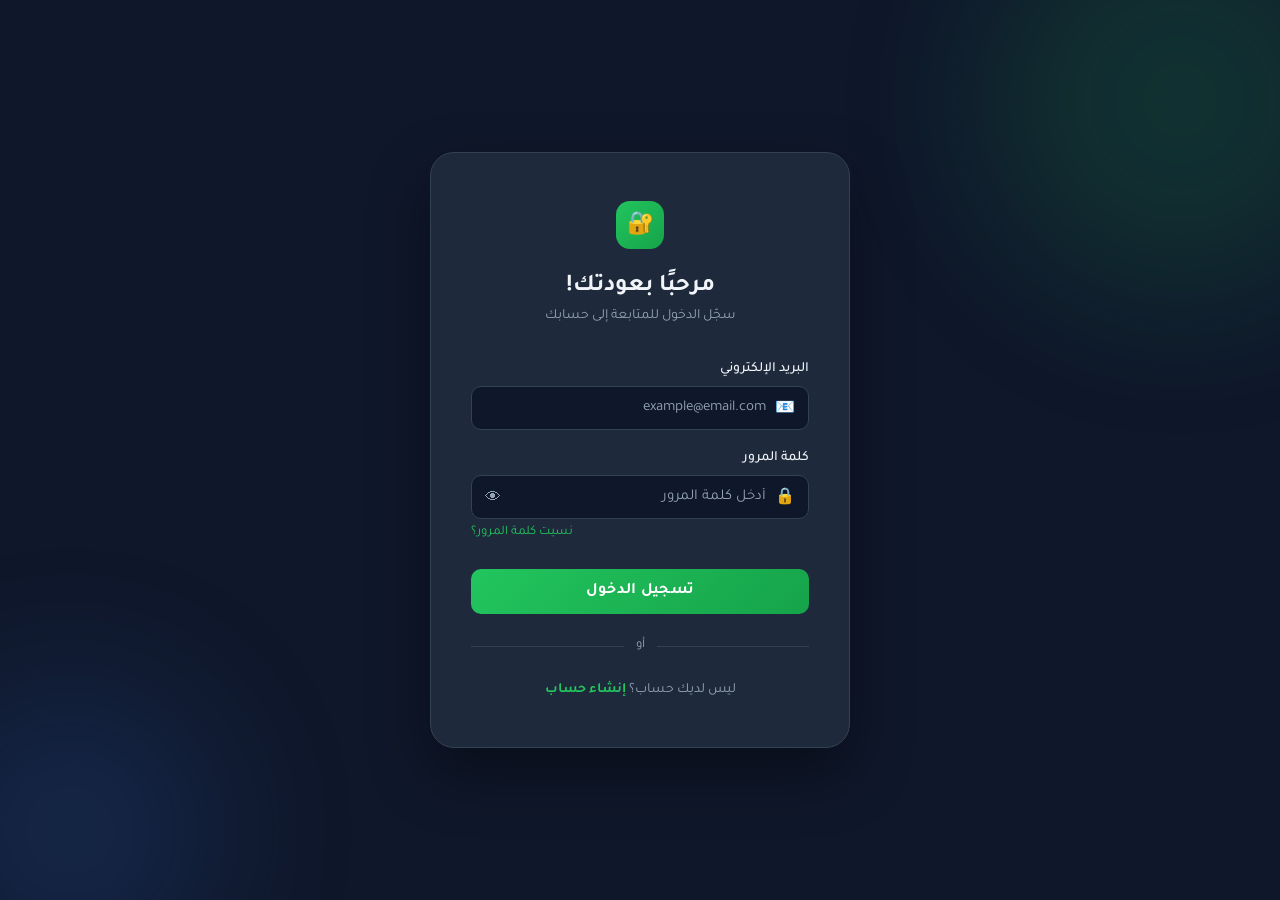
<file: index.html>
<!DOCTYPE html>
<html lang="ar" dir="rtl">
<head>
    <meta charset="UTF-8">
    <meta name="viewport" content="width=device-width, initial-scale=1.0">
    <title>تسجيل الدخول</title>
    <link href="https://fonts.googleapis.com/css2?family=Tajawal:wght@300;400;500;700&display=swap" rel="stylesheet">
    <link rel="stylesheet" href="index.css">
    <style>
        .error-msg {
            background: rgba(239,68,68,0.1); border:1px solid rgba(239,68,68,0.3);
            border-radius:10px; padding:10px 14px;
            font-size:13px; color:#f87171;
            display:none; align-items:center; gap:8px;
            margin-bottom: 16px;
        }
        .error-msg.show { display:flex; }
    </style>
</head>
<body>

<div class="card">
    <div class="logo">🔐</div>
    <h2>مرحبًا بعودتك!</h2>
    <p class="subtitle">سجّل الدخول للمتابعة إلى حسابك</p>

    <div class="error-msg" id="error-msg">
        <span>⚠️</span><span id="error-text"></span>
    </div>

    <div class="field">
        <label for="login-email">البريد الإلكتروني</label>
        <div class="input-wrapper">
            <span class="input-icon">📧</span>
            <input type="email" id="login-email" placeholder="example@email.com" required>
        </div>
    </div>

    <div class="field">
        <label for="login-pass">كلمة المرور</label>
        <div class="input-wrapper">
            <span class="input-icon">🔒</span>
            <input type="password" id="login-pass" placeholder="أدخل كلمة المرور" required>
            <button type="button" class="toggle-password" onclick="togglePass()">👁</button>
        </div>
        <a href="forgot-password.html" class="forgot">نسيت كلمة المرور؟</a>
    </div>

    <button class="btn-primary" onclick="handleLogin()">تسجيل الدخول</button>

    <div class="divider">أو</div>

    <p class="register-link">ليس لديك حساب؟ <a href="register.html">إنشاء حساب</a></p>
</div>

<script src="db.js"></script>
<script>
    // Redirect if already logged in
    if (DB.isLoggedIn()) window.location.href = 'home.html';

    function togglePass() {
        const input = document.getElementById('login-pass');
        const btn   = document.querySelector('.toggle-password');
        input.type  = input.type === 'password' ? 'text' : 'password';
        btn.textContent = input.type === 'password' ? '👁' : '🙈';
    }

    function showError(msg) {
        const el = document.getElementById('error-msg');
        document.getElementById('error-text').textContent = msg;
        el.classList.add('show');
        setTimeout(() => el.classList.remove('show'), 4000);
    }

    function handleLogin() {
        const email    = document.getElementById('login-email').value.trim();
        const password = document.getElementById('login-pass').value;

        if (!email || !password) { showError('يرجى ملء جميع الحقول'); return; }

        const result = DB.login(email, password);
        if (!result.success) { showError(result.error); return; }

        // Apply saved dark mode preference
        if (DB.getDarkMode()) document.body.classList.add('dark');

        window.location.href = 'home.html';
    }

    // Allow Enter key
    document.addEventListener('keydown', e => {
        if (e.key === 'Enter') handleLogin();
    });
</script>
</body>
</html>
</file>
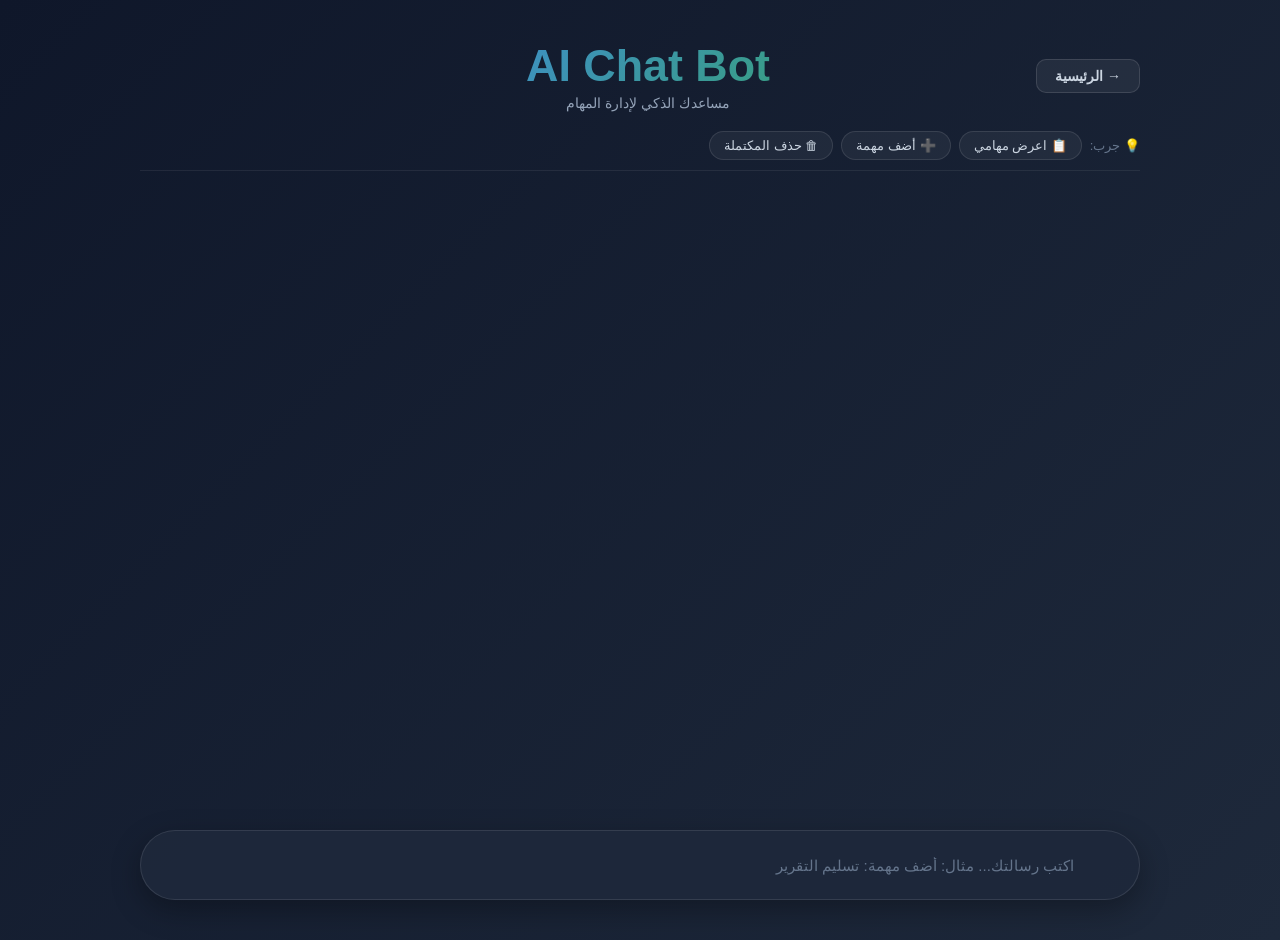
<file: chatbot.html>
<!DOCTYPE html>
<html lang="ar" dir="rtl">
<head>
    <meta charset="UTF-8">
    <meta name="viewport" content="width=device-width, initial-scale=1.0">
    <title>AI Chat Bot</title>

    <link rel="stylesheet" href="chatbot.css">
    <link rel="stylesheet" href="https://fonts.googleapis.com/css2?family=Material+Symbols+Outlined:opsz,wght,FILL,GRAD@24,400,0,0" />
    <link rel="shortcut icon" href="images/gemini.svg" type="image/x-icon">
</head>
<body>
    <section>
        <div class="container">

            <!-- زر الرجوع -->
            <div class="top-bar">
                <a href="home.html" class="btn-back">
                    &#8594; الرئيسية
                </a>
                <div class="header-center">
                    <h1>AI Chat Bot</h1>
                    <p>مساعدك الذكي لإدارة المهام</p>
                </div>
                <div style="width:120px;"></div><!-- spacer -->
            </div>

            <!-- أوامر سريعة -->
            <div class="quick-cmds">
                <span class="quick-label">💡 جرب:</span>
                <button class="quick-btn" onclick="sendQuick('اعرض مهامي')">📋 اعرض مهامي</button>
                <button class="quick-btn" onclick="sendQuick('أضف مهمة: تسليم التقرير')">➕ أضف مهمة</button>
                <button class="quick-btn" onclick="sendQuick('احذف المهام المكتملة')">🗑 حذف المكتملة</button>
            </div>

            <!-- قائمة الشات -->
            <div class="chat_list"></div>

            <!-- فورم الإرسال -->
            <form action="#" class="typing_form">
                <div class="input_wrapper">
                    <input
                        type="text"
                        class="typing_input"
                        name="prompt"
                        placeholder="اكتب رسالتك... مثال: أضف مهمة: تسليم التقرير"
                        required
                    >
                    <button type="submit" class="material-symbols-outlined">send</button>
                </div>
            </form>

        </div>
    </section>

    <script src="db.js"></script>
    <script src="chatbot.js"></script>
</body>
</html>
</file>
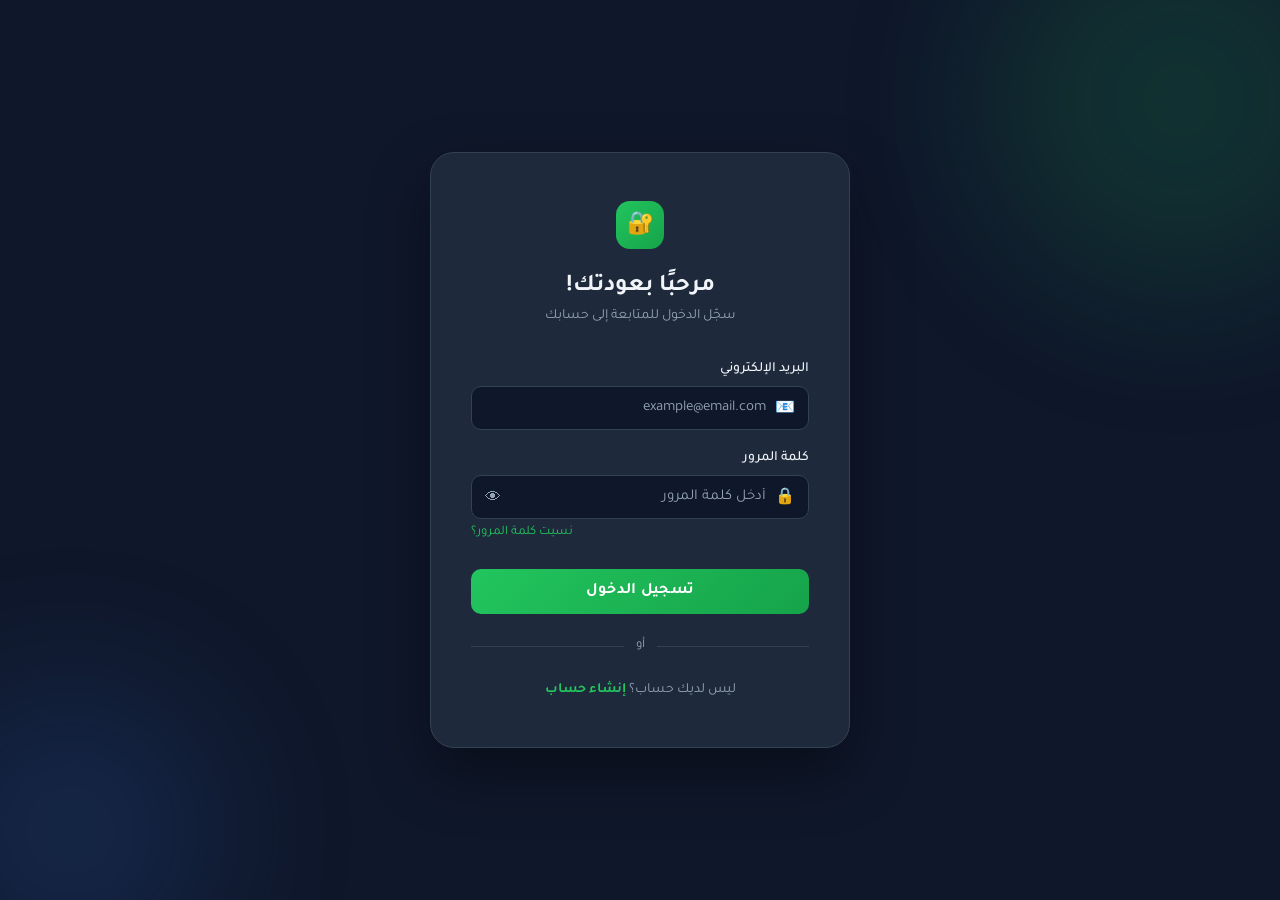
<file: home.html>
<!DOCTYPE html>
<html lang="ar" dir="rtl">
<head>
    <meta charset="UTF-8">
    <meta name="viewport" content="width=device-width, initial-scale=1.0">
    <title>إدارة المهام</title>
    <link href="https://fonts.googleapis.com/css2?family=Tajawal:wght@300;400;500;700;800&display=swap" rel="stylesheet">
    <link rel="stylesheet" href="home.css">
</head>
<body>

<aside class="sidebar" id="sidebar">
    <div class="sidebar-header">
        <div class="sidebar-logo">✅</div>
        <span class="sidebar-title">مهامي</span>
    </div>
    <nav class="sidebar-nav">
        <a href="home.html"       class="nav-link active"><span class="nav-icon">🏠</span><span>الرئيسية</span></a>
        <a href="team-tasks.html" class="nav-link"><span class="nav-icon">👥</span><span>مهام الفريق</span></a>
        <a href="chatbot.html"    class="nav-link"><span class="nav-icon">🤖</span><span>شات بوت</span></a>
        <a href="profile.html"    class="nav-link"><span class="nav-icon">👤</span><span>ملفي الشخصي</span></a>
    </nav>
    <div class="sidebar-footer">
        <label class="dark-toggle">
            <input type="checkbox" id="darkmode-toggle" onchange="toggleDark()">
            <span class="toggle-track"><span class="toggle-thumb"></span></span>
            <span>وضع مظلم</span>
        </label>
    </div>
</aside>

<button class="hamburger" id="hamburger" onclick="toggleSidebar()">
    <span></span><span></span><span></span>
</button>

<main class="main" id="main">

    <header class="topbar">
        <div>
            <h1 class="page-title">إدارة المهام</h1>
            <p class="page-date" id="today-date"></p>
        </div>
        <div class="topbar-actions">
            <div class="search-bar">
                <span>🔍</span>
                <input type="text" id="search-input" placeholder="ابحث عن مهمة..." oninput="renderAll()">
            </div>
            <button class="btn-new-task" onclick="openModal()">+ مهمة جديدة</button>
        </div>
    </header>

    <section class="progress-section">
        <div class="progress-info">
            <span>نسبة الإنجاز الكلية</span>
            <span id="progress-label">0%</span>
        </div>
        <div class="progress-track">
            <div class="progress-fill" id="progress-fill"></div>
        </div>
    </section>

    <section class="stats-row">
        <div class="stat-card"><div class="stat-number" id="stat-today">0</div><div class="stat-label">مهام اليوم</div></div>
        <div class="stat-card"><div class="stat-number" id="stat-week">0</div><div class="stat-label">مهام الأسبوع</div></div>
        <div class="stat-card"><div class="stat-number" id="stat-done">0</div><div class="stat-label">مكتملة</div></div>
        <div class="stat-card urgent-stat"><div class="stat-number" id="stat-urgent">0</div><div class="stat-label">عاجلة 🔴</div></div>
    </section>

    <section class="controls-row">
        <div class="sort-group">
            <label>ترتيب:</label>
            <select id="sort-select" onchange="renderAll()" class="task-select">
                <option value="deadline">حسب الموعد</option>
                <option value="priority">حسب الأولوية</option>
                <option value="date">حسب الإضافة</option>
                <option value="completed">مكتمل أولاً</option>
            </select>
        </div>
        <div class="filter-pills">
            <button class="pill active" onclick="setFilter('all',this)">الكل</button>
            <button class="pill" onclick="setFilter('today',this)">اليوم</button>
            <button class="pill" onclick="setFilter('week',this)">الأسبوع</button>
            <button class="pill" onclick="setFilter('month',this)">الشهر</button>
        </div>
        <button class="btn-delete-done" onclick="deleteDone()">🗑 حذف المكتملة</button>
    </section>

    <section class="tasks-grid">
        <div class="task-column">
            <div class="column-header today-header"><span>📅 مهام اليوم</span><span class="badge" id="badge-today">0</span></div>
            <ul class="task-list" id="list-today"></ul>
        </div>
        <div class="task-column">
            <div class="column-header week-header"><span>📆 مهام الأسبوع</span><span class="badge" id="badge-week">0</span></div>
            <ul class="task-list" id="list-week"></ul>
        </div>
        <div class="task-column">
            <div class="column-header month-header"><span>🗓 مهام الشهر</span><span class="badge" id="badge-month">0</span></div>
            <ul class="task-list" id="list-month"></ul>
        </div>
    </section>

    <!-- Calendar -->
    <section class="calendar-section">
        <div class="section-header">
            <h2>📅 التقويم</h2>
            <div class="cal-nav">
                <button onclick="prevMonth()">‹</button>
                <span id="cal-label"></span>
                <button onclick="nextMonth()">›</button>
            </div>
        </div>
        <div class="calendar-grid">
            <div class="cal-weekday">أحد</div>
            <div class="cal-weekday">إثن</div>
            <div class="cal-weekday">ثلا</div>
            <div class="cal-weekday">أرب</div>
            <div class="cal-weekday">خمي</div>
            <div class="cal-weekday">جمع</div>
            <div class="cal-weekday">سبت</div>
        </div>
        <div class="calendar-days" id="calendar-days"></div>
    </section>

    <section class="bottom-row">
        <div class="bottom-card">
            <h3>🤝 مهام مشتركة</h3>
            <div class="bottom-form">
                <input type="text" placeholder="أدخل كود المشاركة" class="task-input">
                <button class="btn-add">إضافة</button>
            </div>
        </div>
    </section>

</main>

<!-- ADD TASK MODAL -->
<div class="modal-overlay" id="modal-overlay" onclick="closeModalOutside(event)">
    <div class="modal" id="modal">
        <div class="modal-header">
            <div class="modal-title-wrap">
                <div class="modal-icon">✏️</div>
                <h2>مهمة جديدة</h2>
            </div>
            <button class="modal-close" onclick="closeModal()">✕</button>
        </div>
        <div class="modal-body">

            <div class="form-group">
                <label class="form-label">اسم المهمة <span class="req">*</span></label>
                <input type="text" id="m-name" class="m-input" placeholder="مثال: تسليم تقرير المشروع...">
            </div>

            <div class="form-group">
                <label class="form-label">تاريخ التسليم <span class="req">*</span></label>
                <input type="date" id="m-deadline" class="m-input" onchange="aiDetectPeriod()">
                <!-- AI period detection badge -->
                <div class="ai-period-badge" id="ai-period-badge" style="display:none;">
                    <span class="ai-badge-icon">🤖</span>
                    <span id="ai-period-text"></span>
                </div>
            </div>

            <div class="form-group">
                <label class="form-label">الأولوية</label>
                <div class="priority-selector">
                    <label class="p-option">
                        <input type="radio" name="m-priority" value="high">
                        <div class="p-card p-high">
                            <div class="p-icon">🔴</div>
                            <div class="p-name">عالية</div>
                            <div class="p-desc">عاجل ومهم</div>
                        </div>
                    </label>
                    <label class="p-option">
                        <input type="radio" name="m-priority" value="medium" checked>
                        <div class="p-card p-medium">
                            <div class="p-icon">🟡</div>
                            <div class="p-name">متوسطة</div>
                            <div class="p-desc">مهم غير عاجل</div>
                        </div>
                    </label>
                    <label class="p-option">
                        <input type="radio" name="m-priority" value="low">
                        <div class="p-card p-low">
                            <div class="p-icon">🟢</div>
                            <div class="p-name">منخفضة</div>
                            <div class="p-desc">يمكن تأجيله</div>
                        </div>
                    </label>
                </div>
            </div>

            <div class="form-group">
                <label class="form-label">وصف (اختياري)</label>
                <textarea id="m-desc" class="m-input m-textarea" placeholder="أضف تفاصيل أو ملاحظات..."></textarea>
            </div>

            <div class="form-group">
                <label class="form-label">المرفقات</label>
                <label class="file-drop" id="file-drop">
                    <input type="file" id="m-files" multiple onchange="previewFiles()">
                    <div class="file-drop-inner">
                        <span class="file-drop-icon">📎</span>
                        <span class="file-drop-text">اسحب الملفات هنا أو <u>انقر للاختيار</u></span>
                        <span class="file-drop-sub">PNG · PDF · DOCX · XLSX وغيرها</span>
                    </div>
                </label>
                <div class="file-preview" id="file-preview"></div>
            </div>

        </div>
        <div class="modal-footer">
            <button class="btn-cancel" onclick="closeModal()">إلغاء</button>
            <button class="btn-save" onclick="addTask()">حفظ المهمة ✓</button>
        </div>
    </div>
</div>

<!-- CALENDAR TASK DETAIL PANEL -->
<div class="cal-detail-overlay" id="cal-detail-overlay" onclick="closeCalDetail(event)">
    <div class="cal-detail-panel" id="cal-detail-panel">
        <div class="cal-detail-header">
            <div class="cal-detail-date" id="cal-detail-date"></div>
            <button class="cal-detail-close" onclick="closeCalDetailBtn()">✕</button>
        </div>
        <div class="cal-detail-tasks" id="cal-detail-tasks"></div>
        <div class="cal-detail-footer">
            <button class="btn-add-cal" onclick="closeCalDetailBtn(); openModal();">+ إضافة مهمة</button>
        </div>
    </div>
</div>

<!-- Tooltip (hover only) -->
<div class="cal-tooltip" id="cal-tooltip"></div>

<!-- ✅ db.js أولاً دائماً — يحمّل بيانات الحساب الصحيح -->
<script src="db.js"></script>
<script src="home.js"></script>
</body>
</html>
</file>
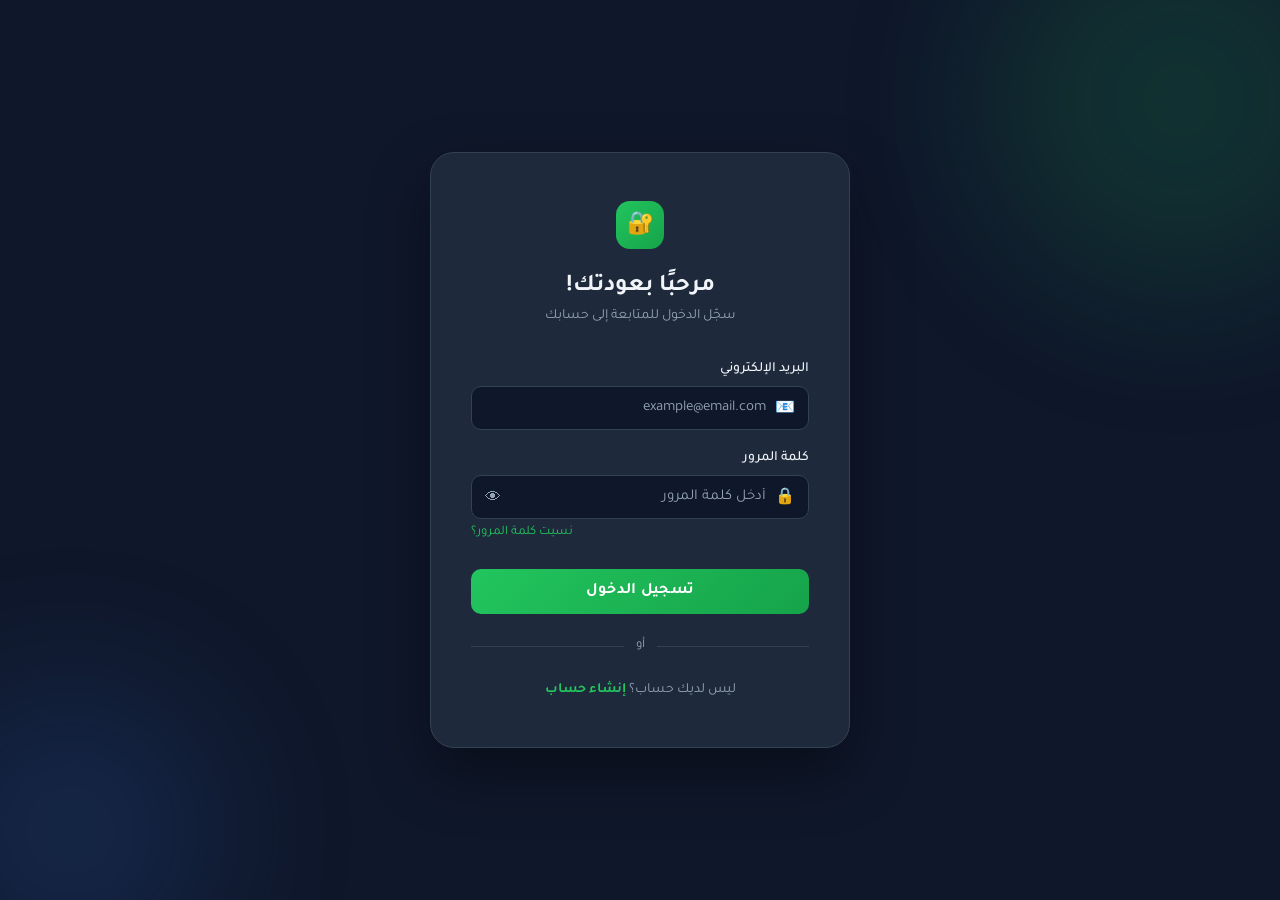
<file: logIn.html>
<!DOCTYPE html>
<html lang="ar" dir="rtl">
<head>
    <meta charset="UTF-8">
    <meta name="viewport" content="width=device-width, initial-scale=1.0">
    <title>تسجيل الدخول</title>
    <link href="https://fonts.googleapis.com/css2?family=Tajawal:wght@300;400;500;700&display=swap" rel="stylesheet">
    <link rel="stylesheet" href="logIn.css">
    <style>
        .error-msg {
            background: rgba(239,68,68,0.1); border:1px solid rgba(239,68,68,0.3);
            border-radius:10px; padding:10px 14px;
            font-size:13px; color:#f87171;
            display:none; align-items:center; gap:8px;
            margin-bottom: 16px;
        }
        .error-msg.show { display:flex; }
    </style>
</head>
<body>

<div class="card">
    <div class="logo">🔐</div>
    <h2>مرحبًا بعودتك!</h2>
    <p class="subtitle">سجّل الدخول للمتابعة إلى حسابك</p>

    <div class="error-msg" id="error-msg">
        <span>⚠️</span><span id="error-text"></span>
    </div>

    <div class="field">
        <label for="login-email">البريد الإلكتروني</label>
        <div class="input-wrapper">
            <span class="input-icon">📧</span>
            <input type="email" id="login-email" placeholder="example@email.com" required>
        </div>
    </div>

    <div class="field">
        <label for="login-pass">كلمة المرور</label>
        <div class="input-wrapper">
            <span class="input-icon">🔒</span>
            <input type="password" id="login-pass" placeholder="أدخل كلمة المرور" required>
            <button type="button" class="toggle-password" onclick="togglePass()">👁</button>
        </div>
        <a href="forgot-password.html" class="forgot">نسيت كلمة المرور؟</a>
    </div>

    <button class="btn-primary" onclick="handleLogin()">تسجيل الدخول</button>

    <div class="divider">أو</div>

    <p class="register-link">ليس لديك حساب؟ <a href="register.html">إنشاء حساب</a></p>
</div>

<script src="db.js"></script>
<script>
    // Redirect if already logged in
    if (DB.isLoggedIn()) window.location.href = 'home.html';

    function togglePass() {
        const input = document.getElementById('login-pass');
        const btn   = document.querySelector('.toggle-password');
        input.type  = input.type === 'password' ? 'text' : 'password';
        btn.textContent = input.type === 'password' ? '👁' : '🙈';
    }

    function showError(msg) {
        const el = document.getElementById('error-msg');
        document.getElementById('error-text').textContent = msg;
        el.classList.add('show');
        setTimeout(() => el.classList.remove('show'), 4000);
    }

    function handleLogin() {
        const email    = document.getElementById('login-email').value.trim();
        const password = document.getElementById('login-pass').value;

        if (!email || !password) { showError('يرجى ملء جميع الحقول'); return; }

        const result = DB.login(email, password);
        if (!result.success) { showError(result.error); return; }

        // Apply saved dark mode preference
        if (DB.getDarkMode()) document.body.classList.add('dark');

        window.location.href = 'home.html';
    }

    // Allow Enter key
    document.addEventListener('keydown', e => {
        if (e.key === 'Enter') handleLogin();
    });
</script>
</body>
</html>
</file>
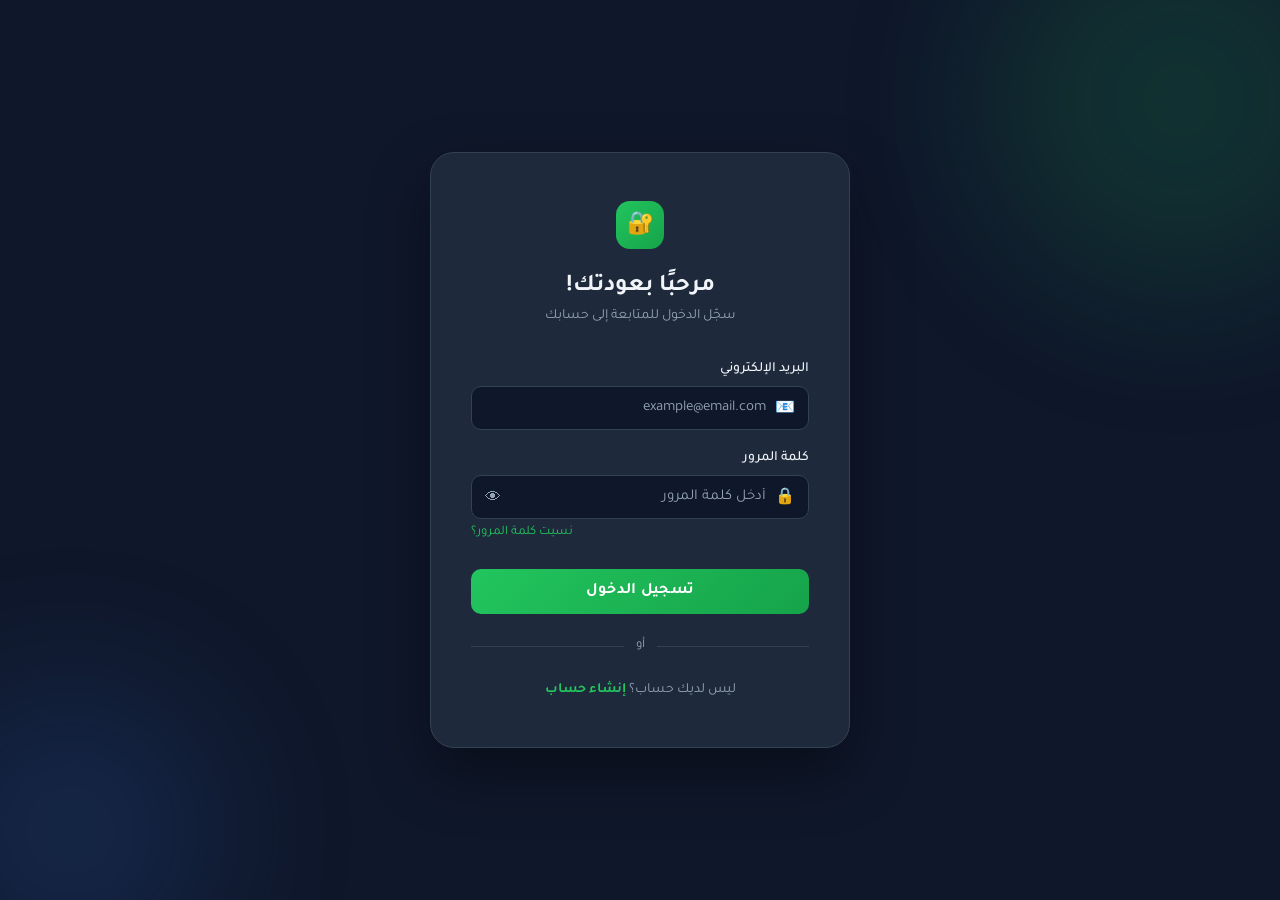
<file: profile.html>
<!DOCTYPE html>
<html lang="ar" dir="rtl">
<head>
    <meta charset="UTF-8">
    <meta name="viewport" content="width=device-width, initial-scale=1.0">
    <title>الملف الشخصي</title>
    <link href="https://fonts.googleapis.com/css2?family=Tajawal:wght@300;400;500;700;800&display=swap" rel="stylesheet">
    <link rel="stylesheet" href="profile.css">
</head>
<body>

<!-- ===== SIDEBAR ===== -->
<aside class="sidebar" id="sidebar">
    <div class="sidebar-header">
        <div class="sidebar-logo">✅</div>
        <span class="sidebar-title">مهامي</span>
    </div>
    <nav class="sidebar-nav">
        <a href="home.html"       class="nav-link"><span class="nav-icon">🏠</span><span>الرئيسية</span></a>
        <a href="team-tasks.html" class="nav-link"><span class="nav-icon">👥</span><span>مهام الفريق</span></a>
        <a href="chatbot.html"    class="nav-link"><span class="nav-icon">🤖</span><span>شات بوت</span></a>
        <a href="profile.html"    class="nav-link active"><span class="nav-icon">👤</span><span>ملفي الشخصي</span></a>
    </nav>
    <div class="sidebar-footer">
        <!-- Dark mode toggle -->
        <label class="dark-toggle">
            <input type="checkbox" id="darkmode-toggle" onchange="toggleDark()">
            <span class="toggle-track"><span class="toggle-thumb"></span></span>
            <span>وضع مظلم</span>
        </label>
    </div>
</aside>

<button class="hamburger" id="hamburger" onclick="toggleSidebar()">
    <span></span><span></span><span></span>
</button>

<!-- ===== MAIN ===== -->
<main class="main">

    <header class="page-header">
        <div>
            <h1 class="page-title">الملف الشخصي</h1>
            <p class="page-sub">إدارة بيانات حسابك الشخصي</p>
        </div>
        <button class="btn-logout" onclick="confirmLogout()">
            <span>🚪</span> تسجيل الخروج
        </button>
    </header>

    <div class="profile-grid">

        <!-- LEFT COL -->
        <div class="left-col">

            <!-- Avatar card -->
            <div class="card avatar-card">
                <div class="avatar-ring">
                    <img src="https://placehold.co/120x120/22c55e/white?text=م" alt="صورة المستخدم" id="avatar-img">
                    <label class="avatar-change-btn" for="avatar-input" title="تغيير الصورة">
                        <span>📷</span>
                        <input type="file" id="avatar-input" accept="image/*" onchange="changeAvatar(event)">
                    </label>
                </div>
                <h2 class="avatar-name"  id="display-name">—</h2>
                <p class="avatar-email"  id="display-email">—</p>
                <div class="avatar-badge">✅ حساب نشط</div>
                <button class="btn-change-photo" onclick="document.getElementById('avatar-input').click()">
                    🖼 تغيير الصورة الشخصية
                </button>
            </div>

            <!-- Notifications card -->
            <div class="card notif-card">
                <div class="card-title">🔔 الإشعارات</div>
                <div class="notif-list">
                    <div class="notif-row">
                        <div class="notif-info">
                            <span class="notif-label">إشعارات المهام</span>
                            <span class="notif-desc">تنبيه عند اقتراب موعد التسليم</span>
                        </div>
                        <label class="toggle-switch">
                            <input type="checkbox" id="notif-tasks" onchange="saveNotif('tasks',this.checked)">
                            <span class="toggle-slider"></span>
                        </label>
                    </div>
                    <div class="notif-row">
                        <div class="notif-info">
                            <span class="notif-label">إشعارات الفريق</span>
                            <span class="notif-desc">تنبيه عند إضافة مهمة مشتركة</span>
                        </div>
                        <label class="toggle-switch">
                            <input type="checkbox" id="notif-team" onchange="saveNotif('team',this.checked)">
                            <span class="toggle-slider"></span>
                        </label>
                    </div>
                    <div class="notif-row">
                        <div class="notif-info">
                            <span class="notif-label">إشعارات البريد</span>
                            <span class="notif-desc">استلام تقرير أسبوعي بالبريد</span>
                        </div>
                        <label class="toggle-switch">
                            <input type="checkbox" id="notif-email" onchange="saveNotif('email',this.checked)">
                            <span class="toggle-slider"></span>
                        </label>
                    </div>
                    <div class="notif-row">
                        <div class="notif-info">
                            <span class="notif-label">إشعارات التطبيق</span>
                            <span class="notif-desc">إشعارات داخل التطبيق</span>
                        </div>
                        <label class="toggle-switch">
                            <input type="checkbox" id="notif-app" onchange="saveNotif('app',this.checked)">
                            <span class="toggle-slider"></span>
                        </label>
                    </div>
                </div>
            </div>

        </div>

        <!-- RIGHT COL -->
        <div class="right-col">

            <!-- Personal info -->
            <div class="card info-card">
                <div class="card-header-row">
                    <div class="card-title">👤 المعلومات الشخصية</div>
                    <button class="btn-edit" id="edit-btn" onclick="toggleEdit()">✏️ تعديل</button>
                </div>
                <form id="profile-form" onsubmit="saveProfile(event)">
                    <div class="form-grid">
                        <div class="form-group">
                            <label class="form-label">الاسم الكامل</label>
                            <input type="text"  id="fullname"  class="form-input" disabled>
                        </div>
                        <div class="form-group">
                            <label class="form-label">رقم الجوال</label>
                            <input type="tel"   id="phone"     class="form-input" disabled>
                        </div>
                        <div class="form-group full-width">
                            <label class="form-label">البريد الإلكتروني</label>
                            <input type="email" id="email"     class="form-input" disabled>
                        </div>
                        <div class="form-group">
                            <label class="form-label">تاريخ الميلاد</label>
                            <input type="date"  id="birthdate" class="form-input" disabled>
                        </div>
                        <div class="form-group">
                            <label class="form-label">المدينة</label>
                            <input type="text"  id="city"      class="form-input" disabled>
                        </div>
                    </div>
                    <div class="form-actions" id="form-actions" style="display:none;">
                        <button type="button" class="btn-cancel-edit" onclick="cancelEdit()">إلغاء</button>
                        <button type="submit" class="btn-save">💾 حفظ التغييرات</button>
                    </div>
                </form>
            </div>

            <!-- Email change -->
            <div class="card security-card">
                <div class="card-title">📧 تعديل البريد الإلكتروني</div>
                <form onsubmit="changeEmail(event)">
                    <div class="form-group">
                        <label class="form-label">البريد الحالي</label>
                        <input type="email" id="current-email-display" class="form-input" disabled>
                    </div>
                    <div class="form-group">
                        <label class="form-label">البريد الجديد</label>
                        <input type="email" id="new-email" class="form-input" placeholder="أدخل البريد الجديد...">
                    </div>
                    <div class="form-group">
                        <label class="form-label">تأكيد البريد الجديد</label>
                        <input type="email" id="confirm-email" class="form-input" placeholder="أعد كتابة البريد الجديد...">
                    </div>
                    <button type="submit" class="btn-save" style="margin-top:4px;">📧 تحديث البريد</button>
                </form>
            </div>

            <!-- Password change -->
            <div class="card security-card">
                <div class="card-title">🔒 تغيير كلمة المرور</div>
                <form onsubmit="changePassword(event)">
                    <div class="form-group">
                        <label class="form-label">كلمة المرور الحالية</label>
                        <div class="pass-wrapper">
                            <input type="password" id="current-pass" class="form-input" placeholder="أدخل كلمة المرور الحالية">
                            <button type="button" class="pass-toggle" onclick="togglePass('current-pass',this)">👁</button>
                        </div>
                    </div>
                    <div class="form-group">
                        <label class="form-label">كلمة المرور الجديدة</label>
                        <div class="pass-wrapper">
                            <input type="password" id="new-pass" class="form-input" placeholder="أدخل كلمة المرور الجديدة">
                            <button type="button" class="pass-toggle" onclick="togglePass('new-pass',this)">👁</button>
                        </div>
                        <div class="strength-bar"><div class="strength-fill" id="strength-fill"></div></div>
                        <span class="strength-label" id="strength-label"></span>
                    </div>
                    <div class="form-group">
                        <label class="form-label">تأكيد كلمة المرور الجديدة</label>
                        <div class="pass-wrapper">
                            <input type="password" id="confirm-pass" class="form-input" placeholder="أعد كتابة كلمة المرور الجديدة">
                            <button type="button" class="pass-toggle" onclick="togglePass('confirm-pass',this)">👁</button>
                        </div>
                    </div>
                    <button type="submit" class="btn-save" style="margin-top:4px;">🔒 تحديث كلمة المرور</button>
                </form>
            </div>

        </div>
    </div>

</main>

<!-- TOAST -->
<div class="toast" id="toast"></div>

<!-- LOGOUT MODAL -->
<div class="modal-overlay" id="logout-modal">
    <div class="modal">
        <div class="modal-icon">🚪</div>
        <h3>تسجيل الخروج</h3>
        <p>هل أنت متأكد أنك تريد تسجيل الخروج من حسابك؟</p>
        <div class="modal-btns">
            <button class="btn-cancel-edit" onclick="closeModal()">إلغاء</button>
            <button class="btn-logout-confirm" onclick="logout()">نعم، خروج</button>
        </div>
    </div>
</div>

<!-- ✅ db.js أولاً دائماً -->
<script src="db.js"></script>
<script src="profile.js"></script>
</body>
</html>
</file>
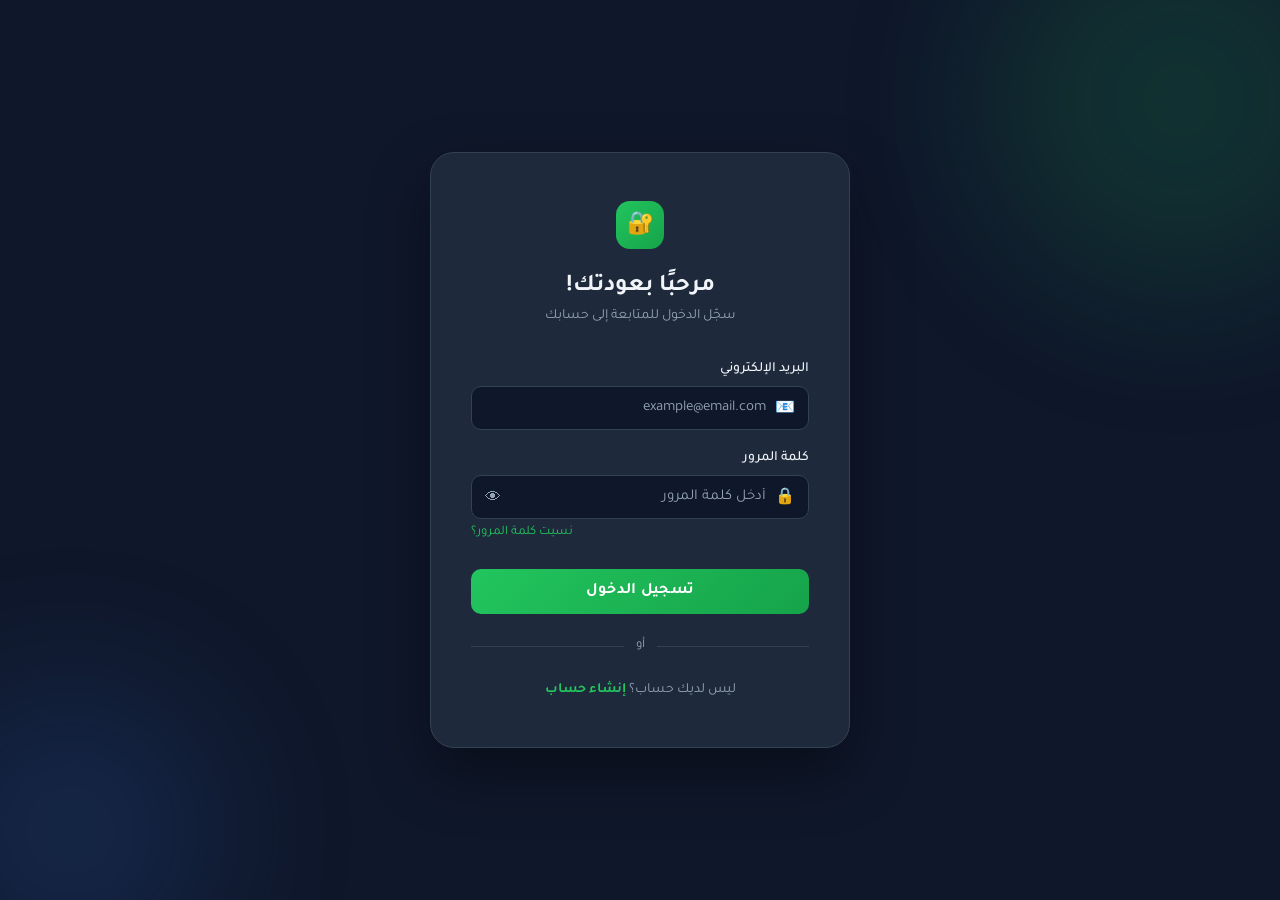
<file: team-tasks.html>
<!DOCTYPE html>
<html lang="ar" dir="rtl">
<head>
    <meta charset="UTF-8">
    <meta name="viewport" content="width=device-width, initial-scale=1.0">
    <title>مهام الفريق</title>
    <link href="https://fonts.googleapis.com/css2?family=Tajawal:wght@300;400;500;700;800&display=swap" rel="stylesheet">
    <link rel="stylesheet" href="team-tasks.css">
</head>
<body>

<!-- ===== SIDEBAR ===== -->
<aside class="sidebar" id="sidebar">
    <div class="sidebar-header">
        <div class="sidebar-logo">✅</div>
        <span class="sidebar-title">مهامي</span>
    </div>
    <nav class="sidebar-nav">
        <a href="home.html"       class="nav-link"><span class="nav-icon">🏠</span><span>الرئيسية</span></a>
        <a href="team-tasks.html" class="nav-link active"><span class="nav-icon">👥</span><span>مهام الفريق</span></a>
        <a href="chatbot.html"    class="nav-link"><span class="nav-icon">🤖</span><span>شات بوت</span></a>
        <a href="profile.html"    class="nav-link"><span class="nav-icon">👤</span><span>ملفي الشخصي</span></a>
    </nav>
    <div class="sidebar-footer">
        <label class="dark-toggle">
            <input type="checkbox" id="darkmode-toggle" onchange="toggleDark()">
            <span class="toggle-track"><span class="toggle-thumb"></span></span>
            <span>وضع مظلم</span>
        </label>
    </div>
</aside>

<button class="hamburger" id="hamburger" onclick="toggleSidebar()">
    <span></span><span></span><span></span>
</button>

<!-- ===== MAIN ===== -->
<main class="main">

    <header class="page-header">
        <div>
            <h1 class="page-title">مهام الفريق</h1>
            <p class="page-sub" id="tasks-count">0 مهام</p>
        </div>
        <div class="header-actions">
            <button class="btn-view" id="view-toggle" onclick="toggleView()">⊞ بطاقات</button>
            <button class="btn-new" onclick="openModal('add')">+ مهمة جديدة</button>
        </div>
    </header>

    <!-- Code bar -->
    <section class="code-bar">
        <div class="code-section">
            <span class="code-label">🔗 مشاركة مهمة بكود</span>
            <button class="btn-gen-code" onclick="generateCode()">إنشاء كود جديد</button>
            <div class="code-display" id="code-display" style="display:none;">
                <span id="generated-code"></span>
                <button class="btn-copy" onclick="copyCode()">📋 نسخ</button>
            </div>
        </div>
        <div class="code-divider"></div>
        <div class="code-section">
            <span class="code-label">📥 إدخال كود مهمة</span>
            <div class="code-input-row">
                <input type="text" id="code-input" class="code-input" placeholder="أدخل الكود هنا..." maxlength="8">
                <button class="btn-join" onclick="joinByCode()">انضمام</button>
            </div>
        </div>
    </section>

    <!-- Stats -->
    <section class="stats-row">
        <div class="stat-card"><div class="stat-num" id="stat-all">0</div><div class="stat-lbl">إجمالي المهام</div></div>
        <div class="stat-card"><div class="stat-num" id="stat-mine">0</div><div class="stat-lbl">مهامي</div></div>
        <div class="stat-card done-stat"><div class="stat-num" id="stat-done">0</div><div class="stat-lbl">مكتملة</div></div>
        <div class="stat-card late-stat"><div class="stat-num" id="stat-late">0</div><div class="stat-lbl">متأخرة ⚠️</div></div>
    </section>

    <!-- Controls -->
    <section class="controls-row">
        <div class="search-bar">
            <span>🔍</span>
            <input type="text" id="search-input" placeholder="ابحث باسم المهمة أو الوصف..." oninput="renderTasks()">
        </div>
        <div class="filters">
            <select id="filter-person"   onchange="renderTasks()" class="filter-select">
                <option value="all">كل الأشخاص</option>
                <option value="mine">مهامي فقط</option>
            </select>
            <select id="filter-deadline" onchange="renderTasks()" class="filter-select">
                <option value="all">كل المواعيد</option>
                <option value="today">اليوم</option>
                <option value="week">هذا الأسبوع</option>
                <option value="late">متأخرة</option>
            </select>
            <select id="sort-by"         onchange="renderTasks()" class="filter-select">
                <option value="date-asc">الأقرب تسليماً</option>
                <option value="date-desc">الأبعد تسليماً</option>
                <option value="name">الاسم</option>
            </select>
        </div>
    </section>

    <div class="tasks-container" id="tasks-container"></div>

</main>

<!-- ===== ADD/EDIT MODAL ===== -->
<div class="modal-overlay" id="task-modal" onclick="closeModalOutside(event)">
    <div class="modal-box">
        <div class="modal-header">
            <div class="modal-title-wrap">
                <div class="modal-icon-wrap">👥</div>
                <h2 id="modal-title">مهمة جديدة</h2>
            </div>
            <button class="modal-close" onclick="closeModal()">✕</button>
        </div>
        <div class="modal-body">
            <div class="form-group">
                <label class="form-label">اسم المهمة <span class="req">*</span></label>
                <input type="text" id="m-name" class="m-input" placeholder="أدخل اسم المهمة...">
            </div>
            <div class="form-group">
                <label class="form-label">وصف المهمة</label>
                <textarea id="m-desc" class="m-input m-textarea" placeholder="أدخل تفاصيل المهمة..."></textarea>
            </div>
            <div class="form-row-2">
                <div class="form-group">
                    <label class="form-label">موعد التسليم <span class="req">*</span></label>
                    <input type="date" id="m-deadline" class="m-input">
                </div>
                <div class="form-group">
                    <label class="form-label">الأشخاص المشاركون</label>
                    <input type="text" id="m-members" class="m-input" placeholder="الأسماء مفصولة بفاصلة...">
                </div>
            </div>
            <div class="form-group">
                <label class="form-label">ملاحظات</label>
                <textarea id="m-notes" class="m-input m-textarea-sm" placeholder="أي ملاحظات إضافية..."></textarea>
            </div>
            <div class="form-group">
                <label class="form-label">المرفقات</label>
                <label class="file-drop" id="file-drop">
                    <input type="file" id="m-files" multiple onchange="previewFiles()">
                    <div class="file-drop-inner">
                        <span class="file-drop-icon">📎</span>
                        <span class="file-drop-text">اسحب الملفات أو <u>انقر للاختيار</u></span>
                        <span class="file-drop-sub">PDF · DOCX · PNG · XLSX وغيرها</span>
                    </div>
                </label>
                <div class="file-preview" id="file-preview"></div>
            </div>
        </div>
        <div class="modal-footer">
            <button class="btn-cancel" onclick="closeModal()">إلغاء</button>
            <button class="btn-save" id="modal-save-btn" onclick="saveTask()">💾 حفظ المهمة</button>
        </div>
    </div>
</div>

<!-- ===== DETAIL MODAL ===== -->
<div class="modal-overlay" id="detail-modal" onclick="closeDetailOutside(event)">
    <div class="modal-box detail-box">
        <div class="modal-header">
            <div class="modal-title-wrap">
                <div class="modal-icon-wrap">📋</div>
                <h2 id="detail-title">تفاصيل المهمة</h2>
            </div>
            <button class="modal-close" onclick="closeDetailModal()">✕</button>
        </div>
        <div class="modal-body" id="detail-body"></div>
        <div class="modal-footer">
            <button class="btn-cancel" onclick="closeDetailModal()">إغلاق</button>
            <button class="btn-save"   onclick="editFromDetail()">✏️ تعديل</button>
        </div>
    </div>
</div>

<div class="toast" id="toast"></div>

<script src="db.js"></script>
<script src="team-tasks.js" defer></script>
</body>
</html>
</file>
<file: index.css>
/* ===== CSS Variables ===== */
:root {
    --green: #22c55e;
    --green-dark: #16a34a;
    --green-light: #bbf7d0;
    --bg: #0f172a;
    --card: #1e293b;
    --border: #334155;
    --text: #f1f5f9;
    --muted: #94a3b8;
    --input-bg: #0f172a;
}

/* ===== Reset ===== */
*, *::before, *::after {
    margin: 0;
    padding: 0;
    box-sizing: border-box;
}

/* ===== Body ===== */
body {
    font-family: 'Tajawal', sans-serif;
    background-color: var(--bg);
    min-height: 100vh;
    display: flex;
    align-items: center;
    justify-content: center;
    color: var(--text);
    direction: rtl;
    position: relative;
    overflow: hidden;
}

/* Decorative background blobs */
body::before,
body::after {
    content: '';
    position: fixed;
    border-radius: 50%;
    filter: blur(80px);
    opacity: 0.15;
    pointer-events: none;
}

body::before {
    width: 400px;
    height: 400px;
    background: var(--green);
    top: -100px;
    right: -100px;
}

body::after {
    width: 300px;
    height: 300px;
    background: #3b82f6;
    bottom: -80px;
    left: -80px;
}

/* ===== Card ===== */
.card {
    background: var(--card);
    border: 1px solid var(--border);
    border-radius: 24px;
    padding: 48px 40px;
    width: 100%;
    max-width: 420px;
    box-shadow: 0 25px 60px rgba(0, 0, 0, 0.4);
    animation: slideUp 0.5s ease both;
}

@keyframes slideUp {
    from {
        opacity: 0;
        transform: translateY(30px);
    }
    to {
        opacity: 1;
        transform: translateY(0);
    }
}

/* ===== Logo ===== */
.logo {
    width: 48px;
    height: 48px;
    background: linear-gradient(135deg, var(--green), var(--green-dark));
    border-radius: 14px;
    display: flex;
    align-items: center;
    justify-content: center;
    margin: 0 auto 24px;
    font-size: 22px;
}

/* ===== Headings ===== */
h2 {
    font-size: 24px;
    font-weight: 700;
    text-align: center;
    margin-bottom: 6px;
    color: var(--text);
}

.subtitle {
    text-align: center;
    color: var(--muted);
    font-size: 14px;
    margin-bottom: 36px;
}

/* ===== Form Fields ===== */
.field {
    margin-bottom: 20px;
}

label {
    display: block;
    font-size: 14px;
    font-weight: 500;
    margin-bottom: 8px;
    color: var(--text);
}

.input-wrapper {
    position: relative;
}

.input-icon {
    position: absolute;
    right: 14px;
    top: 50%;
    transform: translateY(-50%);
    color: var(--muted);
    font-size: 16px;
    pointer-events: none;
}

input[type="text"],
input[type="password"],
input[type="email"] {
    width: 100%;
    padding: 12px 42px 12px 16px;
    background: var(--input-bg);
    border: 1px solid var(--border);
    border-radius: 10px;
    color: var(--text);
    font-family: 'Tajawal', sans-serif;
    font-size: 15px;
    transition: border-color 0.2s, box-shadow 0.2s;
    outline: none;
}

input::placeholder {
    color: var(--muted);
}

input:focus {
    border-color: var(--green);
    box-shadow: 0 0 0 3px rgba(34, 197, 94, 0.15);
}

/* ===== Toggle Password Button ===== */
.toggle-password {
    position: absolute;
    left: 12px;
    top: 50%;
    transform: translateY(-50%);
    background: none;
    border: none;
    color: var(--muted);
    cursor: pointer;
    font-size: 16px;
    padding: 2px;
    line-height: 1;
}

.toggle-password:hover {
    color: var(--green);
}

/* ===== Forgot Password Link ===== */
.forgot {
    display: block;
    text-align: left;
    font-size: 13px;
    color: var(--green);
    text-decoration: none;
    margin-top: 6px;
}

.forgot:hover {
    text-decoration: underline;
}

/* ===== Primary Button ===== */
.btn-primary {
    width: 100%;
    padding: 13px;
    background: linear-gradient(135deg, var(--green), var(--green-dark));
    border: none;
    border-radius: 10px;
    color: #fff;
    font-family: 'Tajawal', sans-serif;
    font-size: 16px;
    font-weight: 700;
    cursor: pointer;
    margin-top: 8px;
    transition: opacity 0.2s, transform 0.15s;
    letter-spacing: 0.3px;
}

.btn-primary:hover {
    opacity: 0.9;
    transform: translateY(-1px);
}

.btn-primary:active {
    transform: translateY(0);
}

/* ===== Divider ===== */
.divider {
    display: flex;
    align-items: center;
    gap: 12px;
    margin: 24px 0;
    color: var(--muted);
    font-size: 13px;
}

.divider::before,
.divider::after {
    content: '';
    flex: 1;
    height: 1px;
    background: var(--border);
}

/* ===== Social Buttons ===== */
.social-btns {
    display: flex;
    gap: 12px;
}

.btn-social {
    flex: 1;
    padding: 11px;
    background: var(--input-bg);
    border: 1px solid var(--border);
    border-radius: 10px;
    color: var(--text);
    font-family: 'Tajawal', sans-serif;
    font-size: 14px;
    cursor: pointer;
    display: flex;
    align-items: center;
    justify-content: center;
    gap: 8px;
    transition: border-color 0.2s, background 0.2s;
}

.btn-social:hover {
    border-color: var(--green);
    background: #1a2e22;
}

.btn-social svg {
    width: 18px;
    height: 18px;
}

/* ===== Register Link ===== */
.register-link {
    text-align: center;
    margin-top: 28px;
    font-size: 14px;
    color: var(--muted);
}

.register-link a {
    color: var(--green);
    text-decoration: none;
    font-weight: 600;
}

.register-link a:hover {
    text-decoration: underline;
}
</file>
<file: chatbot.css>
/* ===== Reset ===== */
* {
    margin: 0;
    padding: 0;
    box-sizing: border-box;
    font-family: 'Tajawal', 'Poppins', sans-serif;
}

/* ===== Body ===== */
body {
    background: linear-gradient(135deg, #0f172a 0%, #1e293b 100%);
    min-height: 100vh;
    overflow-x: hidden;
    direction: rtl;
}

/* ===== Section ===== */
section {
    min-height: 100vh;
    display: flex;
    align-items: center;
    justify-content: center;
    padding: 20px 0;
}

/* ===== Container ===== */
.container {
    width: 90%;
    max-width: 1000px;
    margin: 0 auto;
    height: 100vh;
    display: flex;
    flex-direction: column;
}

/* ===== TOP BAR (زر الرجوع + العنوان) ===== */
.top-bar {
    display: flex;
    align-items: center;
    justify-content: space-between;
    padding: 20px 0 10px;
    flex-shrink: 0;
}

.btn-back {
    display: flex;
    align-items: center;
    gap: 6px;
    padding: 8px 18px;
    background: rgba(255,255,255,0.06);
    border: 1px solid rgba(255,255,255,0.12);
    border-radius: 10px;
    color: #cbd5e1;
    text-decoration: none;
    font-size: 14px;
    font-weight: 600;
    transition: background 0.2s, border-color 0.2s, color 0.2s;
    white-space: nowrap;
}

.btn-back:hover {
    background: rgba(34,197,94,0.12);
    border-color: #22c55e;
    color: #22c55e;
}

.header-center {
    text-align: center;
    flex: 1;
}

.header-center h1 {
    font-size: clamp(1.6rem, 4vw, 2.8rem);
    background: linear-gradient(135deg, #4285f4, #34a853, #fbbc05, #ea4335);
    background-clip: text;
    -webkit-background-clip: text;
    -webkit-text-fill-color: transparent;
    background-size: 300% 300%;
    animation: gradientShift 3s ease infinite;
    margin-bottom: 4px;
}

@keyframes gradientShift {
    0%, 100% { background-position: 0% 50%; }
    50%       { background-position: 100% 50%; }
}

.header-center p {
    color: #94a3b8;
    font-size: 14px;
}

/* ===== QUICK COMMANDS ===== */
.quick-cmds {
    display: flex;
    align-items: center;
    gap: 8px;
    padding: 10px 0;
    flex-wrap: wrap;
    flex-shrink: 0;
    border-bottom: 1px solid rgba(255,255,255,0.07);
    margin-bottom: 4px;
}

.quick-label {
    font-size: 13px;
    color: #64748b;
    white-space: nowrap;
}

.quick-btn {
    padding: 6px 14px;
    background: rgba(255,255,255,0.05);
    border: 1px solid rgba(255,255,255,0.1);
    border-radius: 999px;
    color: #cbd5e1;
    font-family: 'Tajawal', sans-serif;
    font-size: 13px;
    cursor: pointer;
    transition: background 0.2s, border-color 0.2s, color 0.2s;
    white-space: nowrap;
}

.quick-btn:hover {
    background: rgba(34,197,94,0.1);
    border-color: #22c55e;
    color: #22c55e;
}

/* ===== Chat List ===== */
.chat_list {
    flex: 1;
    overflow-y: auto;
    padding: 16px 0;
    scroll-behavior: smooth;
}

.chat_list .messages {
    margin-bottom: 20px;
    opacity: 0;
    animation: fadeInUp 0.5s ease forwards;
}

@keyframes fadeInUp {
    from { opacity: 0; transform: translateY(16px); }
    to   { opacity: 1; transform: translateY(0); }
}

/* ===== Messages Content ===== */
.messages_content {
    display: flex;
    align-items: flex-end;
    gap: 12px;
    margin-bottom: 6px;
}

.user-message { flex-direction: row-reverse; }

.messages_content img {
    width: 38px;
    height: 38px;
    border-radius: 50%;
    object-fit: cover;
    flex-shrink: 0;
}

.user-message img { border: 2px solid #4285f4; }
.bot-message  img { border: 2px solid #34a853; }

.messages_content .text {
    flex: 1;
    padding: 14px 20px;
    border-radius: 20px;
    font-size: 15px;
    line-height: 1.7;
    max-width: 78%;
    word-wrap: break-word;
    white-space: pre-wrap;
    box-shadow: 0 4px 12px rgba(0,0,0,0.15);
}

.user-message .text {
    background: linear-gradient(135deg, #4285f4, #1e40af);
    color: #fff;
    border-bottom-right-radius: 4px;
}

.bot-message .text {
    background: #1e293b;
    color: #e2e8f0;
    border-bottom-left-radius: 4px;
    border: 1px solid rgba(255,255,255,0.07);
}

/* ===== Copy Button ===== */
.copy-btn {
    color: #64748b;
    cursor: pointer;
    font-size: 18px;
    margin-top: 4px;
    padding: 4px 8px;
    border-radius: 8px;
    transition: all 0.3s ease;
    opacity: 0;
}

.copy-btn:hover { color: #4285f4; background: rgba(66,133,244,0.1); opacity: 1; }
.messages:hover .copy-btn { opacity: 1; }

/* ===== Typing Form ===== */
.typing_form {
    padding: 14px 0 20px;
    background: transparent;
    flex-shrink: 0;
}

.input_wrapper {
    width: 100%;
    position: relative;
    background: rgba(30,41,59,0.9);
    border-radius: 50px;
    padding: 5px;
    box-shadow: 0 10px 30px rgba(0,0,0,0.3);
    border: 1px solid rgba(255,255,255,0.1);
    transition: border-color 0.2s;
}

.input_wrapper:focus-within {
    border-color: rgba(66,133,244,0.5);
}

.typing_input {
    width: 100%;
    height: 58px;
    padding: 0 60px 0 24px;
    border: none;
    outline: none;
    background: transparent;
    font-family: 'Tajawal', sans-serif;
    font-size: 15px;
    color: #e2e8f0;
    direction: rtl;
}

.typing_input::placeholder { color: #64748b; }

.input_wrapper button {
    position: absolute;
    left: 10px;
    top: 50%;
    transform: translateY(-50%);
    background: linear-gradient(135deg, #4285f4, #1e40af);
    border: none;
    border-radius: 50%;
    width: 38px;
    height: 38px;
    display: flex;
    align-items: center;
    justify-content: center;
    cursor: pointer;
    font-size: 20px;
    color: #fff;
    opacity: 0;
    transition: all 0.3s ease;
}

.input_wrapper button:hover { transform: translateY(-50%) scale(1.05); }
.typing_input:valid   ~ button,
.typing_input:focus   ~ button { opacity: 1; }

/* ===== Scrollbar ===== */
.chat_list::-webkit-scrollbar { width: 6px; }
.chat_list::-webkit-scrollbar-track { background: rgba(30,41,59,0.3); border-radius:10px; }
.chat_list::-webkit-scrollbar-thumb { background: linear-gradient(135deg,#4285f4,#34a853); border-radius:10px; }

/* ===== Loading Indicator ===== */
.chat_list .messages .messages_content .text .loading_indicoator {
    width: 100%;
    display: flex;
    flex-direction: column;
    gap: 5px;
}

.chat_list .messages .messages_content .text .loading_indicoator .loding__bar {
    height: 11px;
    width: 100%;
    border-radius: 4px;
    background: linear-gradient(to right, #4285f4, #242424, #4285f4);
    background-position: -800px 0;
    animation: loading 3s linear infinite;
}

.chat_list .messages .messages_content .text .loading_indicoator .loding__bar:last-child {
    width: 70%;
}

@keyframes loading {
    0%   { background-position: -800px 0; }
    100% { background-position:  800px 0; }
}

/* ===== Responsive ===== */
@media (max-width: 768px) {
    .container { width: 95%; padding: 0 10px; }
    .messages_content img { width: 30px; height: 30px; }
    .messages_content .text { padding: 12px 16px; font-size: 14px; max-width: 88%; }
    .quick-cmds { gap: 6px; }
    .quick-btn { font-size: 12px; padding: 5px 10px; }
    .top-bar { padding: 14px 0 8px; }
    .copy-btn { opacity: 1; }
}
</file>
<file: home.css>
/* ===== Variables ===== */
:root {
    --green: #22c55e;
    --green-dark: #16a34a;
    --bg: #f0f4f8;
    --surface: #ffffff;
    --surface2: #f8fafc;
    --border: #e2e8f0;
    --text: #1e293b;
    --muted: #64748b;
    --sidebar-bg: #0f172a;
    --sidebar-text: #cbd5e1;
    --sidebar-active: #22c55e;
    --shadow: 0 2px 12px rgba(0,0,0,0.07);
    --radius: 14px;
    --today-accent: #3b82f6;
    --week-accent: #8b5cf6;
    --month-accent: #f59e0b;
    --sidebar-w: 240px;
    --high-color: #ef4444;
    --high-bg: #fef2f2;
    --high-border: #fecaca;
    --med-color: #f59e0b;
    --med-bg: #fffbeb;
    --med-border: #fde68a;
    --low-color: #22c55e;
    --low-bg: #f0fdf4;
    --low-border: #bbf7d0;
}

body.dark {
    --bg: #0b1120;
    --surface: #1e293b;
    --surface2: #162032;
    --border: #334155;
    --text: #f1f5f9;
    --muted: #94a3b8;
    --shadow: 0 2px 16px rgba(0,0,0,0.3);
    --high-bg: #2d1515;
    --high-border: #7f1d1d;
    --med-bg: #2d2207;
    --med-border: #78350f;
    --low-bg: #052e16;
    --low-border: #14532d;
}

/* ===== Reset ===== */
*, *::before, *::after { margin: 0; padding: 0; box-sizing: border-box; }

body {
    font-family: 'Tajawal', sans-serif;
    background: var(--bg);
    color: var(--text);
    direction: rtl;
    min-height: 100vh;
    transition: background 0.3s, color 0.3s;
}

/* ===== SIDEBAR ===== */
.sidebar {
    position: fixed;
    top: 0; right: 0;
    width: var(--sidebar-w);
    height: 100%;
    background: var(--sidebar-bg);
    display: flex;
    flex-direction: column;
    z-index: 100;
    transition: transform 0.3s ease;
    box-shadow: -4px 0 24px rgba(0,0,0,0.25);
}

.sidebar-header {
    display: flex;
    align-items: center;
    gap: 12px;
    padding: 28px 20px 20px;
    border-bottom: 1px solid #1e2d40;
}

.sidebar-logo {
    width: 38px; height: 38px;
    background: linear-gradient(135deg, var(--green), var(--green-dark));
    border-radius: 10px;
    display: flex; align-items: center; justify-content: center;
    font-size: 18px;
}

.sidebar-title { color: #fff; font-size: 18px; font-weight: 700; }

.sidebar-nav {
    flex: 1;
    padding: 16px 12px;
    display: flex;
    flex-direction: column;
    gap: 4px;
    overflow-y: auto;
}

.nav-link {
    display: flex;
    align-items: center;
    gap: 12px;
    padding: 11px 14px;
    border-radius: 10px;
    color: var(--sidebar-text);
    text-decoration: none;
    font-size: 15px;
    transition: background 0.2s, color 0.2s;
}

.nav-link:hover, .nav-link.active {
    background: rgba(34,197,94,0.12);
    color: var(--sidebar-active);
}

.nav-icon { font-size: 18px; }

.sidebar-footer {
    padding: 16px 20px 24px;
    border-top: 1px solid #1e2d40;
}

.dark-toggle {
    display: flex; align-items: center; gap: 10px;
    cursor: pointer; color: var(--sidebar-text); font-size: 14px;
}
.dark-toggle input { display: none; }
.toggle-track {
    width: 40px; height: 22px;
    background: #334155; border-radius: 999px;
    position: relative; transition: background 0.2s;
    flex-shrink: 0;
}
.dark-toggle input:checked + .toggle-track { background: var(--green-dark); }
.toggle-thumb {
    position: absolute; top: 3px; right: 3px;
    width: 16px; height: 16px;
    background: #fff; border-radius: 50%;
    transition: transform 0.2s;
}
.dark-toggle input:checked + .toggle-track .toggle-thumb { transform: translateX(-18px); }

/* ===== HAMBURGER ===== */
.hamburger {
    position: fixed; top: 18px; left: 18px; z-index: 200;
    background: var(--surface); border: 1px solid var(--border);
    border-radius: 10px; width: 42px; height: 42px;
    display: flex; flex-direction: column; align-items: center;
    justify-content: center; gap: 5px;
    cursor: pointer; box-shadow: var(--shadow); transition: background 0.2s;
}
.hamburger span {
    display: block; width: 20px; height: 2px;
    background: var(--text); border-radius: 2px; transition: all 0.3s;
}
.hamburger.open span:nth-child(1) { transform: rotate(45deg) translate(5px,5px); }
.hamburger.open span:nth-child(2) { opacity: 0; }
.hamburger.open span:nth-child(3) { transform: rotate(-45deg) translate(5px,-5px); }

/* ===== MAIN ===== */
.main {
    margin-right: var(--sidebar-w);
    padding: 28px 32px;
    min-height: 100vh;
    transition: margin-right 0.3s;
}

/* ===== TOPBAR ===== */
.topbar {
    display: flex; align-items: center;
    justify-content: space-between;
    margin-bottom: 24px; gap: 16px; flex-wrap: wrap;
}
.page-title { font-size: 26px; font-weight: 800; margin-bottom: 2px; }
.page-date  { font-size: 13px; color: var(--muted); }
.topbar-actions { display: flex; align-items: center; gap: 12px; flex-wrap: wrap; }

.search-bar {
    display: flex; align-items: center; gap: 10px;
    background: var(--surface); border: 1px solid var(--border);
    border-radius: 10px; padding: 10px 14px; box-shadow: var(--shadow);
}
.search-bar input {
    border: none; outline: none; background: transparent;
    font-family: 'Tajawal', sans-serif; font-size: 14px; color: var(--text); width: 200px;
}
.search-bar input::placeholder { color: var(--muted); }

.btn-new-task {
    padding: 10px 22px;
    background: linear-gradient(135deg, var(--green), var(--green-dark));
    color: #fff; border: none; border-radius: 10px;
    font-family: 'Tajawal', sans-serif; font-size: 15px; font-weight: 700;
    cursor: pointer; white-space: nowrap;
    transition: opacity 0.2s, transform 0.15s; box-shadow: 0 4px 14px rgba(34,197,94,0.3);
}
.btn-new-task:hover { opacity: 0.9; transform: translateY(-1px); }

/* ===== PROGRESS ===== */
.progress-section {
    background: var(--surface); border: 1px solid var(--border);
    border-radius: var(--radius); padding: 18px 22px;
    margin-bottom: 20px; box-shadow: var(--shadow);
}
.progress-info {
    display: flex; justify-content: space-between;
    font-size: 14px; font-weight: 600; color: var(--muted); margin-bottom: 10px;
}
.progress-track {
    height: 10px; background: var(--border);
    border-radius: 999px; overflow: hidden;
}
.progress-fill {
    height: 100%;
    background: linear-gradient(90deg, var(--green), var(--green-dark));
    border-radius: 999px; transition: width 0.5s ease; width: 0%;
}

/* ===== STATS ===== */
.stats-row {
    display: grid; grid-template-columns: repeat(4,1fr);
    gap: 14px; margin-bottom: 20px;
}
.stat-card {
    background: var(--surface); border: 1px solid var(--border);
    border-radius: var(--radius); padding: 18px; text-align: center;
    box-shadow: var(--shadow); transition: transform 0.2s;
}
.stat-card:hover { transform: translateY(-2px); }
.urgent-stat { border-top: 3px solid var(--high-color); }
.stat-number { font-size: 28px; font-weight: 800; color: var(--green); margin-bottom: 4px; }
.urgent-stat .stat-number { color: var(--high-color); }
.stat-label  { font-size: 13px; color: var(--muted); }

/* ===== CONTROLS ===== */
.controls-row {
    display: flex; align-items: center;
    justify-content: space-between;
    margin-bottom: 16px; gap: 12px; flex-wrap: wrap;
}
.sort-group {
    display: flex; align-items: center;
    gap: 10px; font-size: 14px; color: var(--muted);
}
.task-select {
    padding: 9px 12px; border: 1px solid var(--border);
    border-radius: 10px; background: var(--surface);
    color: var(--text); font-family: 'Tajawal', sans-serif;
    font-size: 13px; outline: none; cursor: pointer; transition: border-color 0.2s;
}
.task-select:focus { border-color: var(--green); }

.filter-pills { display: flex; gap: 6px; }
.pill {
    padding: 7px 16px; border: 1px solid var(--border);
    border-radius: 999px; background: var(--surface);
    color: var(--muted); font-family: 'Tajawal', sans-serif;
    font-size: 13px; cursor: pointer; transition: all 0.2s;
}
.pill:hover { border-color: var(--green); color: var(--green); }
.pill.active {
    background: linear-gradient(135deg, var(--green), var(--green-dark));
    border-color: transparent; color: #fff; font-weight: 700;
}
.btn-delete-done {
    padding: 9px 16px; border: 1px solid var(--high-color);
    background: transparent; color: var(--high-color);
    border-radius: 10px; font-family: 'Tajawal', sans-serif;
    font-size: 13px; cursor: pointer; transition: background 0.2s, color 0.2s;
}
.btn-delete-done:hover { background: var(--high-color); color: #fff; }

/* ===== TASK COLUMNS ===== */
.tasks-grid {
    display: grid; grid-template-columns: repeat(3,1fr);
    gap: 16px; margin-bottom: 24px;
}
.task-column {
    background: var(--surface); border: 1px solid var(--border);
    border-radius: var(--radius); overflow: hidden; box-shadow: var(--shadow);
}
.column-header {
    display: flex; align-items: center; justify-content: space-between;
    padding: 14px 18px; font-weight: 700; font-size: 15px;
    border-bottom: 1px solid var(--border);
}
.today-header { border-top: 3px solid var(--today-accent); color: var(--today-accent); }
.week-header  { border-top: 3px solid var(--week-accent);  color: var(--week-accent); }
.month-header { border-top: 3px solid var(--month-accent); color: var(--month-accent); }

.badge {
    background: var(--border); color: var(--muted);
    font-size: 12px; font-weight: 700;
    padding: 2px 8px; border-radius: 999px;
}

.task-list {
    list-style: none; padding: 10px;
    min-height: 80px; max-height: 340px; overflow-y: auto;
}
.task-list::-webkit-scrollbar { width: 4px; }
.task-list::-webkit-scrollbar-track { background: transparent; }
.task-list::-webkit-scrollbar-thumb { background: var(--border); border-radius: 2px; }

/* ===== TASK ITEM ===== */
.task-item {
    display: flex; align-items: flex-start; gap: 10px;
    padding: 12px; border-radius: 10px; margin-bottom: 8px;
    border: 1px solid var(--border); background: var(--surface2);
    transition: opacity 0.2s, transform 0.15s;
    animation: fadeUp 0.25s ease;
}
.task-item:hover { transform: translateX(-2px); }
@keyframes fadeUp { from { opacity:0; transform:translateY(8px); } to { opacity:1; transform:translateY(0); } }

/* Priority left border */
.ti-ph { border-right: 3px solid var(--high-color); background: var(--high-bg); border-color: var(--high-border); }
.ti-pm { border-right: 3px solid var(--med-color);  background: var(--med-bg);  border-color: var(--med-border); }
.ti-pl { border-right: 3px solid var(--low-color);  background: var(--low-bg);  border-color: var(--low-border); }

.task-item.done { opacity: 0.5; }
.task-item.done .task-name { text-decoration: line-through; color: var(--muted); }

/* Custom checkbox */
.task-check { position: relative; cursor: pointer; flex-shrink: 0; padding-top: 2px; }
.task-check input { position: absolute; opacity: 0; width: 0; height: 0; }
.check-box {
    display: flex; align-items: center; justify-content: center;
    width: 18px; height: 18px;
    border: 2px solid var(--border); border-radius: 5px;
    transition: background 0.2s, border-color 0.2s; font-size: 11px; color: #fff;
}
.task-check input:checked + .check-box {
    background: var(--green); border-color: var(--green);
}
.task-check input:checked + .check-box::after { content: '✓'; }

.task-body { flex: 1; min-width: 0; }

.task-row1 {
    display: flex; align-items: flex-start;
    justify-content: space-between; gap: 8px; flex-wrap: wrap;
}
.task-name { font-size: 14px; font-weight: 600; word-break: break-word; }
.task-actions { display: flex; align-items: center; gap: 6px; flex-shrink: 0; flex-wrap: wrap; }

/* Priority tag */
.ptag {
    font-size: 11px; font-weight: 700;
    padding: 2px 8px; border-radius: 999px;
}
.ptag.ph { background: var(--high-bg); color: var(--high-color); border: 1px solid var(--high-border); }
.ptag.pm { background: var(--med-bg);  color: var(--med-color);  border: 1px solid var(--med-border); }
.ptag.pl { background: var(--low-bg);  color: var(--low-color);  border: 1px solid var(--low-border); }

/* Deadline badges */
.dl-badge {
    font-size: 11px; font-weight: 700;
    padding: 2px 8px; border-radius: 999px;
}
.dl-badge.overdue  { background: #fef2f2; color: #ef4444; border: 1px solid #fecaca; }
.dl-badge.dl-today { background: #fff7ed; color: #ea580c; border: 1px solid #fed7aa; }
.dl-badge.dl-soon  { background: #fffbeb; color: #d97706; border: 1px solid #fde68a; }
.dl-badge.dl-ok    { background: #f0fdf4; color: #16a34a; border: 1px solid #bbf7d0; }

body.dark .dl-badge.overdue  { background: #2d1515; border-color: #7f1d1d; }
body.dark .dl-badge.dl-today { background: #2d1b0a; border-color: #7c2d12; }
body.dark .dl-badge.dl-soon  { background: #2d2207; border-color: #78350f; }
body.dark .dl-badge.dl-ok    { background: #052e16; border-color: #14532d; }

.task-del {
    background: none; border: none; color: var(--muted);
    cursor: pointer; font-size: 12px;
    padding: 3px 6px; border-radius: 5px; transition: color 0.2s, background 0.2s;
}
.task-del:hover { color: #ef4444; background: #fef2f2; }

.task-desc {
    font-size: 12px; color: var(--muted); margin-top: 4px;
    line-height: 1.5; word-break: break-word;
}
.task-deadline-row {
    display: flex; align-items: center; gap: 5px;
    font-size: 12px; color: var(--muted); margin-top: 6px;
}
.task-atts { display: flex; flex-wrap: wrap; gap: 5px; margin-top: 6px; }
.att-chip {
    font-size: 11px; padding: 2px 8px;
    background: var(--surface); border: 1px solid var(--border);
    border-radius: 999px; color: var(--muted); white-space: nowrap;
}

.empty-msg {
    text-align: center; color: var(--muted);
    font-size: 13px; padding: 24px;
}

/* ===== CALENDAR ===== */
.calendar-section {
    background: var(--surface); border: 1px solid var(--border);
    border-radius: var(--radius); padding: 22px;
    margin-bottom: 20px; box-shadow: var(--shadow);
}
.section-header {
    display: flex; align-items: center;
    justify-content: space-between; margin-bottom: 18px;
}
.section-header h2 { font-size: 17px; font-weight: 700; }
.cal-nav { display: flex; align-items: center; gap: 12px; font-size: 15px; font-weight: 600; }
.cal-nav button {
    background: var(--surface2); border: 1px solid var(--border);
    border-radius: 8px; padding: 4px 12px; font-size: 18px;
    cursor: pointer; color: var(--text); transition: background 0.2s;
}
.cal-nav button:hover { background: var(--border); }

.calendar-grid, .calendar-days {
    display: grid; grid-template-columns: repeat(7,1fr); gap: 4px;
}
.calendar-grid { margin-bottom: 4px; }
.cal-weekday {
    text-align: center; font-size: 12px;
    font-weight: 600; color: var(--muted); padding: 6px 0;
}
.cal-day {
    aspect-ratio: 1; display: flex; flex-direction: column;
    align-items: center; justify-content: center;
    border-radius: 8px; font-size: 13px;
    cursor: pointer; color: var(--text); position: relative;
    transition: background 0.15s; gap: 2px;
}
.cal-day:hover { background: var(--surface2); }
.cal-day.empty { visibility: hidden; pointer-events: none; }
.cal-day.today {
    background: var(--green); color: #fff; font-weight: 700;
}
.cal-day.has-tasks { font-weight: 700; }

.cal-dot {
    width: 5px; height: 5px; border-radius: 50%; display: block;
}
.dot-h { background: var(--high-color); }
.dot-m { background: var(--med-color); }
.dot-l { background: var(--low-color); }

/* Tooltip */
.cal-tooltip {
    position: absolute; z-index: 999;
    background: var(--sidebar-bg); color: #f1f5f9;
    border-radius: 12px; padding: 12px 14px;
    min-width: 220px; max-width: 260px;
    box-shadow: 0 8px 32px rgba(0,0,0,0.3);
    opacity: 0; pointer-events: none;
    transition: opacity 0.2s; font-size: 13px;
}
.cal-tooltip.show { opacity: 1; }
.tt-date { font-weight: 700; color: var(--green); margin-bottom: 8px; font-size: 12px; }
.tt-task { margin-bottom: 6px; }
.tt-task:last-child { margin-bottom: 0; }
.tt-name { display: block; font-weight: 600; font-size: 13px; }
.tt-meta { font-size: 11px; color: #94a3b8; }

/* ===== BOTTOM ===== */
.bottom-row {
    display: grid; grid-template-columns: 1fr;
    gap: 16px; margin-bottom: 40px;
}
.bottom-card {
    background: var(--surface); border: 1px solid var(--border);
    border-radius: var(--radius); padding: 22px; box-shadow: var(--shadow);
}
.bottom-card h3 { font-size: 16px; font-weight: 700; margin-bottom: 14px; }
.bottom-form { display: flex; gap: 10px; flex-wrap: wrap; }

.task-input {
    flex: 1; min-width: 180px; padding: 11px 14px;
    border: 1px solid var(--border); border-radius: 10px;
    background: var(--surface2); color: var(--text);
    font-family: 'Tajawal', sans-serif; font-size: 14px; outline: none; transition: border-color 0.2s;
}
.task-input:focus { border-color: var(--green); box-shadow: 0 0 0 3px rgba(34,197,94,0.12); }
.task-input::placeholder { color: var(--muted); }

.btn-add {
    padding: 11px 22px;
    background: linear-gradient(135deg, var(--green), var(--green-dark));
    color: #fff; border: none; border-radius: 10px;
    font-family: 'Tajawal', sans-serif; font-size: 15px; font-weight: 700;
    cursor: pointer; transition: opacity 0.2s, transform 0.15s;
}
.btn-add:hover { opacity: 0.9; transform: translateY(-1px); }

/* ===== MODAL ===== */
.modal-overlay {
    position: fixed; inset: 0; z-index: 500;
    background: rgba(0,0,0,0.6); backdrop-filter: blur(4px);
    display: flex; align-items: center; justify-content: center;
    padding: 20px;
    opacity: 0; pointer-events: none; transition: opacity 0.25s;
}
.modal-overlay.show { opacity: 1; pointer-events: all; }

.modal {
    background: var(--surface); border-radius: 20px;
    width: 100%; max-width: 560px;
    max-height: 90vh; overflow-y: auto;
    box-shadow: 0 24px 60px rgba(0,0,0,0.35);
    transform: translateY(20px) scale(0.97);
    transition: transform 0.25s ease;
}
.modal-overlay.show .modal { transform: translateY(0) scale(1); }

.modal::-webkit-scrollbar { width: 5px; }
.modal::-webkit-scrollbar-track { background: transparent; }
.modal::-webkit-scrollbar-thumb { background: var(--border); border-radius: 3px; }

.modal-header {
    display: flex; align-items: center; justify-content: space-between;
    padding: 22px 24px 0;
}
.modal-title-wrap { display: flex; align-items: center; gap: 12px; }
.modal-icon {
    width: 38px; height: 38px;
    background: linear-gradient(135deg, var(--green), var(--green-dark));
    border-radius: 10px; display: flex; align-items: center;
    justify-content: center; font-size: 18px;
}
.modal-header h2 { font-size: 20px; font-weight: 800; }
.modal-close {
    background: var(--surface2); border: 1px solid var(--border);
    border-radius: 8px; width: 34px; height: 34px;
    cursor: pointer; color: var(--muted); font-size: 14px;
    transition: background 0.2s, color 0.2s; display: flex;
    align-items: center; justify-content: center;
}
.modal-close:hover { background: #fef2f2; color: #ef4444; border-color: #fecaca; }

.modal-body { padding: 20px 24px; display: flex; flex-direction: column; gap: 18px; }
.modal-footer {
    display: flex; gap: 10px; justify-content: flex-end;
    padding: 0 24px 24px;
}

/* Form elements */
.form-group { display: flex; flex-direction: column; gap: 8px; }
.form-label { font-size: 14px; font-weight: 600; color: var(--text); }
.req { color: var(--high-color); }
.form-row-2 { display: grid; grid-template-columns: 1fr 1fr; gap: 14px; }

.m-input {
    padding: 11px 14px;
    border: 1.5px solid var(--border);
    border-radius: 10px;
    background: var(--surface2);
    color: var(--text);
    font-family: 'Tajawal', sans-serif;
    font-size: 14px; outline: none;
    transition: border-color 0.2s, box-shadow 0.2s;
    width: 100%;
}
.m-input:focus {
    border-color: var(--green);
    box-shadow: 0 0 0 3px rgba(34,197,94,0.12);
}
.m-input::placeholder { color: var(--muted); }

.m-textarea { resize: vertical; min-height: 80px; line-height: 1.6; }

/* ===== PRIORITY SELECTOR ===== */
.priority-selector { display: grid; grid-template-columns: repeat(3,1fr); gap: 10px; }

.p-option { cursor: pointer; }
.p-option input { display: none; }

.p-card {
    border: 2px solid var(--border);
    border-radius: 12px; padding: 14px 10px;
    text-align: center; transition: all 0.2s;
    background: var(--surface2);
}
.p-card:hover { transform: translateY(-2px); }

.p-option input:checked + .p-card,
.p-card.selected { transform: translateY(-2px); }

/* High */
.p-high { border-color: var(--high-border); }
.p-option input:checked + .p-high,
.p-high.selected {
    border-color: var(--high-color);
    background: var(--high-bg);
    box-shadow: 0 4px 16px rgba(239,68,68,0.2);
}

/* Medium */
.p-medium { border-color: var(--med-border); }
.p-option input:checked + .p-medium,
.p-medium.selected {
    border-color: var(--med-color);
    background: var(--med-bg);
    box-shadow: 0 4px 16px rgba(245,158,11,0.2);
}

/* Low */
.p-low { border-color: var(--low-border); }
.p-option input:checked + .p-low,
.p-low.selected {
    border-color: var(--low-color);
    background: var(--low-bg);
    box-shadow: 0 4px 16px rgba(34,197,94,0.2);
}

.p-icon { font-size: 22px; margin-bottom: 6px; }
.p-name { font-size: 14px; font-weight: 700; margin-bottom: 2px; }
.p-desc { font-size: 11px; color: var(--muted); }

/* ===== FILE DROP ===== */
.file-drop {
    display: block; cursor: pointer;
    border: 2px dashed var(--border);
    border-radius: 12px; padding: 20px;
    text-align: center; transition: border-color 0.2s, background 0.2s;
    background: var(--surface2);
}
.file-drop:hover, .file-drop.drag-over {
    border-color: var(--green); background: rgba(34,197,94,0.04);
}
.file-drop input { display: none; }
.file-drop-inner { display: flex; flex-direction: column; align-items: center; gap: 4px; }
.file-drop-icon { font-size: 28px; }
.file-drop-text { font-size: 14px; color: var(--muted); }
.file-drop-text u { color: var(--green); }
.file-drop-sub { font-size: 12px; color: var(--muted); opacity: 0.7; }

.file-preview { display: flex; flex-wrap: wrap; gap: 8px; margin-top: 10px; }
.file-chip {
    display: flex; align-items: center; gap: 6px;
    padding: 6px 10px;
    background: var(--surface); border: 1px solid var(--border);
    border-radius: 8px; font-size: 12px;
    animation: fadeUp 0.2s ease;
}
.fc-name { max-width: 120px; overflow: hidden; text-overflow: ellipsis; white-space: nowrap; }
.fc-size { color: var(--muted); font-size: 11px; }
.fc-del {
    background: none; border: none; color: var(--muted);
    cursor: pointer; font-size: 11px; padding: 1px 4px;
    border-radius: 4px; transition: color 0.2s;
}
.fc-del:hover { color: #ef4444; }

/* Modal buttons */
.btn-cancel {
    padding: 11px 24px; border: 1px solid var(--border);
    background: transparent; color: var(--muted);
    border-radius: 10px; font-family: 'Tajawal', sans-serif;
    font-size: 15px; cursor: pointer; transition: background 0.2s;
}
.btn-cancel:hover { background: var(--surface2); color: var(--text); }

.btn-save {
    padding: 11px 28px;
    background: linear-gradient(135deg, var(--green), var(--green-dark));
    color: #fff; border: none; border-radius: 10px;
    font-family: 'Tajawal', sans-serif; font-size: 15px; font-weight: 700;
    cursor: pointer; transition: opacity 0.2s, transform 0.15s;
    box-shadow: 0 4px 14px rgba(34,197,94,0.3);
}
.btn-save:hover { opacity: 0.9; transform: translateY(-1px); }

/* Shake animation */
@keyframes shake {
    0%,100%{ transform: translateX(0); }
    20%    { transform: translateX(-6px); }
    40%    { transform: translateX(6px); }
    60%    { transform: translateX(-4px); }
    80%    { transform: translateX(4px); }
}
.shake { animation: shake 0.45s ease; border-color: var(--high-color) !important; }

/* ===== RESPONSIVE ===== */
@media (max-width: 960px) {
    .sidebar { transform: translateX(100%); }
    .sidebar.open { transform: translateX(0); }
    .main { margin-right: 0; padding: 20px 16px; }
    .tasks-grid { grid-template-columns: 1fr; }
    .stats-row { grid-template-columns: repeat(2,1fr); }
}
@media (max-width: 600px) {
    .stats-row { grid-template-columns: repeat(2,1fr); }
    .topbar { flex-direction: column; align-items: flex-start; }
    .search-bar input { width: 140px; }
    .form-row-2 { grid-template-columns: 1fr; }
    .priority-selector { grid-template-columns: 1fr; }
    .controls-row { flex-direction: column; align-items: flex-start; }
}
</file>
<file: logIn.css>
/* ===== CSS Variables ===== */
:root {
    --green: #22c55e;
    --green-dark: #16a34a;
    --green-light: #bbf7d0;
    --bg: #0f172a;
    --card: #1e293b;
    --border: #334155;
    --text: #f1f5f9;
    --muted: #94a3b8;
    --input-bg: #0f172a;
}

/* ===== Reset ===== */
*, *::before, *::after {
    margin: 0;
    padding: 0;
    box-sizing: border-box;
}

/* ===== Body ===== */
body {
    font-family: 'Tajawal', sans-serif;
    background-color: var(--bg);
    min-height: 100vh;
    display: flex;
    align-items: center;
    justify-content: center;
    color: var(--text);
    direction: rtl;
    position: relative;
    overflow: hidden;
}

/* Decorative background blobs */
body::before,
body::after {
    content: '';
    position: fixed;
    border-radius: 50%;
    filter: blur(80px);
    opacity: 0.15;
    pointer-events: none;
}

body::before {
    width: 400px;
    height: 400px;
    background: var(--green);
    top: -100px;
    right: -100px;
}

body::after {
    width: 300px;
    height: 300px;
    background: #3b82f6;
    bottom: -80px;
    left: -80px;
}

/* ===== Card ===== */
.card {
    background: var(--card);
    border: 1px solid var(--border);
    border-radius: 24px;
    padding: 48px 40px;
    width: 100%;
    max-width: 420px;
    box-shadow: 0 25px 60px rgba(0, 0, 0, 0.4);
    animation: slideUp 0.5s ease both;
}

@keyframes slideUp {
    from {
        opacity: 0;
        transform: translateY(30px);
    }
    to {
        opacity: 1;
        transform: translateY(0);
    }
}

/* ===== Logo ===== */
.logo {
    width: 48px;
    height: 48px;
    background: linear-gradient(135deg, var(--green), var(--green-dark));
    border-radius: 14px;
    display: flex;
    align-items: center;
    justify-content: center;
    margin: 0 auto 24px;
    font-size: 22px;
}

/* ===== Headings ===== */
h2 {
    font-size: 24px;
    font-weight: 700;
    text-align: center;
    margin-bottom: 6px;
    color: var(--text);
}

.subtitle {
    text-align: center;
    color: var(--muted);
    font-size: 14px;
    margin-bottom: 36px;
}

/* ===== Form Fields ===== */
.field {
    margin-bottom: 20px;
}

label {
    display: block;
    font-size: 14px;
    font-weight: 500;
    margin-bottom: 8px;
    color: var(--text);
}

.input-wrapper {
    position: relative;
}

.input-icon {
    position: absolute;
    right: 14px;
    top: 50%;
    transform: translateY(-50%);
    color: var(--muted);
    font-size: 16px;
    pointer-events: none;
}

input[type="text"],
input[type="password"],
input[type="email"] {
    width: 100%;
    padding: 12px 42px 12px 16px;
    background: var(--input-bg);
    border: 1px solid var(--border);
    border-radius: 10px;
    color: var(--text);
    font-family: 'Tajawal', sans-serif;
    font-size: 15px;
    transition: border-color 0.2s, box-shadow 0.2s;
    outline: none;
}

input::placeholder {
    color: var(--muted);
}

input:focus {
    border-color: var(--green);
    box-shadow: 0 0 0 3px rgba(34, 197, 94, 0.15);
}

/* ===== Toggle Password Button ===== */
.toggle-password {
    position: absolute;
    left: 12px;
    top: 50%;
    transform: translateY(-50%);
    background: none;
    border: none;
    color: var(--muted);
    cursor: pointer;
    font-size: 16px;
    padding: 2px;
    line-height: 1;
}

.toggle-password:hover {
    color: var(--green);
}

/* ===== Forgot Password Link ===== */
.forgot {
    display: block;
    text-align: left;
    font-size: 13px;
    color: var(--green);
    text-decoration: none;
    margin-top: 6px;
}

.forgot:hover {
    text-decoration: underline;
}

/* ===== Primary Button ===== */
.btn-primary {
    width: 100%;
    padding: 13px;
    background: linear-gradient(135deg, var(--green), var(--green-dark));
    border: none;
    border-radius: 10px;
    color: #fff;
    font-family: 'Tajawal', sans-serif;
    font-size: 16px;
    font-weight: 700;
    cursor: pointer;
    margin-top: 8px;
    transition: opacity 0.2s, transform 0.15s;
    letter-spacing: 0.3px;
}

.btn-primary:hover {
    opacity: 0.9;
    transform: translateY(-1px);
}

.btn-primary:active {
    transform: translateY(0);
}

/* ===== Divider ===== */
.divider {
    display: flex;
    align-items: center;
    gap: 12px;
    margin: 24px 0;
    color: var(--muted);
    font-size: 13px;
}

.divider::before,
.divider::after {
    content: '';
    flex: 1;
    height: 1px;
    background: var(--border);
}

/* ===== Social Buttons ===== */
.social-btns {
    display: flex;
    gap: 12px;
}

.btn-social {
    flex: 1;
    padding: 11px;
    background: var(--input-bg);
    border: 1px solid var(--border);
    border-radius: 10px;
    color: var(--text);
    font-family: 'Tajawal', sans-serif;
    font-size: 14px;
    cursor: pointer;
    display: flex;
    align-items: center;
    justify-content: center;
    gap: 8px;
    transition: border-color 0.2s, background 0.2s;
}

.btn-social:hover {
    border-color: var(--green);
    background: #1a2e22;
}

.btn-social svg {
    width: 18px;
    height: 18px;
}

/* ===== Register Link ===== */
.register-link {
    text-align: center;
    margin-top: 28px;
    font-size: 14px;
    color: var(--muted);
}

.register-link a {
    color: var(--green);
    text-decoration: none;
    font-weight: 600;
}

.register-link a:hover {
    text-decoration: underline;
}
</file>
<file: profile.css>
/* ===== Variables ===== */
:root {
    --green: #22c55e;
    --green-dark: #16a34a;
    --bg: #f0f4f8;
    --surface: #ffffff;
    --surface2: #f8fafc;
    --border: #e2e8f0;
    --text: #1e293b;
    --muted: #64748b;
    --sidebar-bg: #0f172a;
    --sidebar-text: #cbd5e1;
    --sidebar-active: #22c55e;
    --shadow: 0 2px 16px rgba(0,0,0,0.07);
    --radius: 16px;
    --sidebar-w: 240px;
    --high: #ef4444;
    --warn: #f59e0b;
}

/* ===== Reset ===== */
*, *::before, *::after { margin: 0; padding: 0; box-sizing: border-box; }

body {
    font-family: 'Tajawal', sans-serif;
    background: var(--bg);
    color: var(--text);
    direction: rtl;
    min-height: 100vh;
}

/* ===== SIDEBAR ===== */
.sidebar {
    position: fixed;
    top: 0; right: 0;
    width: var(--sidebar-w);
    height: 100%;
    background: var(--sidebar-bg);
    display: flex; flex-direction: column;
    z-index: 100;
    transition: transform 0.3s ease;
    box-shadow: -4px 0 24px rgba(0,0,0,0.2);
}

.sidebar-header {
    display: flex; align-items: center; gap: 12px;
    padding: 28px 20px 20px;
    border-bottom: 1px solid #1e2d40;
}

.sidebar-logo {
    width: 38px; height: 38px;
    background: linear-gradient(135deg, var(--green), var(--green-dark));
    border-radius: 10px;
    display: flex; align-items: center; justify-content: center;
    font-size: 18px;
}

.sidebar-title { color: #fff; font-size: 18px; font-weight: 700; }

.sidebar-nav {
    flex: 1; padding: 16px 12px;
    display: flex; flex-direction: column; gap: 4px;
}

.nav-link {
    display: flex; align-items: center; gap: 12px;
    padding: 11px 14px; border-radius: 10px;
    color: var(--sidebar-text); text-decoration: none;
    font-size: 15px; transition: background 0.2s, color 0.2s;
}

.nav-link:hover, .nav-link.active {
    background: rgba(34,197,94,0.12);
    color: var(--sidebar-active);
}

.nav-icon { font-size: 18px; }

/* ===== HAMBURGER ===== */
.hamburger {
    position: fixed; top: 18px; left: 18px; z-index: 200;
    background: var(--surface); border: 1px solid var(--border);
    border-radius: 10px; width: 42px; height: 42px;
    display: flex; flex-direction: column;
    align-items: center; justify-content: center; gap: 5px;
    cursor: pointer; box-shadow: var(--shadow);
}

.hamburger span {
    display: block; width: 20px; height: 2px;
    background: var(--text); border-radius: 2px; transition: all 0.3s;
}

.hamburger.open span:nth-child(1) { transform: rotate(45deg) translate(5px,5px); }
.hamburger.open span:nth-child(2) { opacity: 0; }
.hamburger.open span:nth-child(3) { transform: rotate(-45deg) translate(5px,-5px); }

/* ===== MAIN ===== */
.main {
    margin-right: var(--sidebar-w);
    padding: 28px 32px;
    min-height: 100vh;
    transition: margin-right 0.3s;
}

/* ===== PAGE HEADER ===== */
.page-header {
    display: flex; align-items: center;
    justify-content: space-between;
    margin-bottom: 28px; flex-wrap: wrap; gap: 12px;
}

.page-title { font-size: 26px; font-weight: 800; margin-bottom: 2px; }
.page-sub   { font-size: 14px; color: var(--muted); }

.btn-logout {
    display: flex; align-items: center; gap: 8px;
    padding: 10px 20px;
    border: 1px solid var(--high);
    background: transparent; color: var(--high);
    border-radius: 10px; font-family: 'Tajawal', sans-serif;
    font-size: 14px; font-weight: 600; cursor: pointer;
    transition: background 0.2s, color 0.2s;
}

.btn-logout:hover { background: var(--high); color: #fff; }

/* ===== GRID ===== */
.profile-grid {
    display: grid;
    grid-template-columns: 300px 1fr;
    gap: 20px;
    align-items: start;
}

/* ===== CARD ===== */
.card {
    background: var(--surface);
    border: 1px solid var(--border);
    border-radius: var(--radius);
    padding: 24px;
    box-shadow: var(--shadow);
    animation: fadeUp 0.4s ease both;
}

@keyframes fadeUp {
    from { opacity: 0; transform: translateY(16px); }
    to   { opacity: 1; transform: translateY(0); }
}

.card + .card { margin-top: 20px; }

/* ===== AVATAR CARD ===== */
.avatar-card { text-align: center; }

.avatar-ring {
    position: relative;
    width: 120px; height: 120px;
    margin: 0 auto 16px;
}

.avatar-ring img {
    width: 120px; height: 120px;
    border-radius: 50%;
    object-fit: cover;
    border: 4px solid var(--green);
    box-shadow: 0 0 0 4px rgba(34,197,94,0.15);
    transition: opacity 0.2s;
}

.avatar-change-btn {
    position: absolute;
    bottom: 4px; left: 4px;
    width: 32px; height: 32px;
    background: var(--green);
    border-radius: 50%;
    display: flex; align-items: center; justify-content: center;
    font-size: 14px; cursor: pointer;
    border: 2px solid #fff;
    transition: background 0.2s, transform 0.2s;
}

.avatar-change-btn:hover { background: var(--green-dark); transform: scale(1.1); }
.avatar-change-btn input { display: none; }

.avatar-name  { font-size: 20px; font-weight: 700; margin-bottom: 4px; }
.avatar-email { font-size: 13px; color: var(--muted); margin-bottom: 12px; }

.avatar-badge {
    display: inline-block;
    padding: 4px 14px;
    background: rgba(34,197,94,0.1);
    color: var(--green-dark);
    border: 1px solid rgba(34,197,94,0.3);
    border-radius: 999px;
    font-size: 12px; font-weight: 600;
    margin-bottom: 16px;
}

.btn-change-photo {
    width: 100%; padding: 10px;
    background: var(--surface2); border: 1px solid var(--border);
    border-radius: 10px; font-family: 'Tajawal', sans-serif;
    font-size: 14px; cursor: pointer; color: var(--text);
    transition: border-color 0.2s, background 0.2s;
}

.btn-change-photo:hover { border-color: var(--green); background: rgba(34,197,94,0.05); }

/* ===== NOTIFICATIONS ===== */
.notif-card .card-title { margin-bottom: 16px; }

.notif-list { display: flex; flex-direction: column; gap: 14px; }

.notif-row {
    display: flex; align-items: center;
    justify-content: space-between; gap: 12px;
    padding: 12px 14px;
    background: var(--surface2);
    border: 1px solid var(--border);
    border-radius: 10px;
}

.notif-info { display: flex; flex-direction: column; gap: 2px; }
.notif-label { font-size: 14px; font-weight: 600; }
.notif-desc  { font-size: 12px; color: var(--muted); }

/* Toggle switch */
.toggle-switch { position: relative; width: 44px; height: 24px; flex-shrink: 0; }
.toggle-switch input { display: none; }

.toggle-slider {
    position: absolute; inset: 0;
    background: var(--border);
    border-radius: 999px; cursor: pointer;
    transition: background 0.2s;
}

.toggle-slider::before {
    content: '';
    position: absolute;
    top: 3px; right: 3px;
    width: 18px; height: 18px;
    background: #fff;
    border-radius: 50%;
    transition: transform 0.2s;
    box-shadow: 0 1px 4px rgba(0,0,0,0.2);
}

.toggle-switch input:checked + .toggle-slider { background: var(--green); }
.toggle-switch input:checked + .toggle-slider::before { transform: translateX(-20px); }

/* ===== CARD TITLE & HEADER ROW ===== */
.card-title {
    font-size: 16px; font-weight: 700; margin-bottom: 20px;
}

.card-header-row {
    display: flex; align-items: center;
    justify-content: space-between; margin-bottom: 20px;
}

.card-header-row .card-title { margin-bottom: 0; }

.btn-edit {
    padding: 7px 16px;
    background: var(--surface2); border: 1px solid var(--border);
    border-radius: 8px; font-family: 'Tajawal', sans-serif;
    font-size: 13px; cursor: pointer; color: var(--text);
    transition: border-color 0.2s, background 0.2s;
}

.btn-edit:hover { border-color: var(--green); color: var(--green); }

/* ===== FORMS ===== */
.form-grid {
    display: grid;
    grid-template-columns: 1fr 1fr;
    gap: 16px;
}

.full-width { grid-column: 1 / -1; }

.form-group { display: flex; flex-direction: column; gap: 6px; }

.form-label {
    font-size: 13px; font-weight: 600; color: var(--muted);
}

.form-input {
    padding: 11px 14px;
    border: 1.5px solid var(--border);
    border-radius: 10px;
    background: var(--surface2);
    color: var(--text);
    font-family: 'Tajawal', sans-serif;
    font-size: 14px; outline: none;
    transition: border-color 0.2s, background 0.2s;
}

.form-input:disabled {
    background: var(--surface2);
    color: var(--muted);
    cursor: not-allowed;
}

.form-input:not(:disabled):focus {
    border-color: var(--green);
    box-shadow: 0 0 0 3px rgba(34,197,94,0.12);
    background: #fff;
}

.form-input:not(:disabled) {
    background: #fff;
    color: var(--text);
}

.form-actions {
    display: flex; justify-content: flex-end;
    gap: 10px; margin-top: 20px;
}

.btn-save {
    padding: 11px 24px;
    background: linear-gradient(135deg, var(--green), var(--green-dark));
    color: #fff; border: none; border-radius: 10px;
    font-family: 'Tajawal', sans-serif;
    font-size: 15px; font-weight: 700; cursor: pointer;
    transition: opacity 0.2s, transform 0.15s;
    box-shadow: 0 4px 14px rgba(34,197,94,0.25);
}

.btn-save:hover { opacity: 0.9; transform: translateY(-1px); }
.btn-save:active { transform: translateY(0); }

.btn-cancel-edit {
    padding: 11px 20px;
    border: 1px solid var(--border);
    background: transparent; color: var(--muted);
    border-radius: 10px; font-family: 'Tajawal', sans-serif;
    font-size: 15px; cursor: pointer;
    transition: background 0.2s;
}

.btn-cancel-edit:hover { background: var(--surface2); color: var(--text); }

/* Security card spacing */
.security-card .form-group + .form-group { margin-top: 14px; }
.security-card .form-group:first-child   { margin-top: 0; }

/* Password wrapper */
.pass-wrapper { position: relative; }
.pass-wrapper .form-input { padding-left: 44px; }

.pass-toggle {
    position: absolute;
    left: 12px; top: 50%;
    transform: translateY(-50%);
    background: none; border: none;
    cursor: pointer; font-size: 16px;
    color: var(--muted); transition: color 0.2s;
}
.pass-toggle:hover { color: var(--green); }

/* Strength bar */
.strength-bar {
    height: 5px; background: var(--border);
    border-radius: 999px; margin-top: 8px; overflow: hidden;
}

.strength-fill {
    height: 100%; width: 0%;
    border-radius: 999px;
    transition: width 0.4s ease, background 0.3s;
}

.strength-label { font-size: 12px; color: var(--muted); margin-top: 4px; display: block; }

/* ===== TOAST ===== */
.toast {
    position: fixed;
    bottom: 30px; left: 50%; transform: translateX(-50%) translateY(20px);
    background: var(--sidebar-bg); color: #fff;
    padding: 12px 24px; border-radius: 999px;
    font-size: 14px; font-weight: 600;
    box-shadow: 0 8px 30px rgba(0,0,0,0.2);
    opacity: 0; pointer-events: none;
    transition: opacity 0.3s, transform 0.3s;
    z-index: 999;
    white-space: nowrap;
}

.toast.show {
    opacity: 1; transform: translateX(-50%) translateY(0);
}

/* ===== LOGOUT MODAL ===== */
.modal-overlay {
    position: fixed; inset: 0; z-index: 500;
    background: rgba(0,0,0,0.5); backdrop-filter: blur(4px);
    display: flex; align-items: center; justify-content: center;
    padding: 20px; opacity: 0; pointer-events: none;
    transition: opacity 0.25s;
}

.modal-overlay.show { opacity: 1; pointer-events: all; }

.modal {
    background: var(--surface);
    border-radius: 20px; padding: 36px 32px;
    text-align: center; max-width: 360px; width: 100%;
    box-shadow: 0 24px 60px rgba(0,0,0,0.2);
    transform: scale(0.95); transition: transform 0.25s;
}

.modal-overlay.show .modal { transform: scale(1); }

.modal-icon { font-size: 40px; margin-bottom: 12px; }
.modal h3   { font-size: 20px; font-weight: 700; margin-bottom: 8px; }
.modal p    { font-size: 14px; color: var(--muted); margin-bottom: 24px; line-height: 1.6; }

.modal-btns { display: flex; gap: 10px; justify-content: center; }

.btn-logout-confirm {
    padding: 11px 24px;
    background: var(--high); color: #fff;
    border: none; border-radius: 10px;
    font-family: 'Tajawal', sans-serif;
    font-size: 15px; font-weight: 700; cursor: pointer;
    transition: opacity 0.2s;
}

.btn-logout-confirm:hover { opacity: 0.85; }

/* ===== RESPONSIVE ===== */
@media (max-width: 960px) {
    .sidebar { transform: translateX(100%); }
    .sidebar.open { transform: translateX(0); }
    .main { margin-right: 0; padding: 20px 16px; }
    .profile-grid { grid-template-columns: 1fr; }
}

@media (max-width: 560px) {
    .form-grid { grid-template-columns: 1fr; }
    .full-width { grid-column: 1; }
    .page-header { flex-direction: column; align-items: flex-start; }
}
</file>
<file: team-tasks.css>
/* ===== Variables ===== */
:root {
    --green: #22c55e;
    --green-dark: #16a34a;
    --blue: #3b82f6;
    --blue-dark: #1d4ed8;
    --bg: #f0f4f8;
    --surface: #ffffff;
    --surface2: #f8fafc;
    --border: #e2e8f0;
    --text: #1e293b;
    --muted: #64748b;
    --sidebar-bg: #0f172a;
    --sidebar-text: #cbd5e1;
    --sidebar-active: #22c55e;
    --shadow: 0 2px 16px rgba(0,0,0,0.07);
    --radius: 16px;
    --sidebar-w: 240px;
    --high: #ef4444;
    --done-color: #22c55e;
}

/* ===== DARK MODE ===== */
body.dark {
    --bg: #0b1120;
    --surface: #1e293b;
    --surface2: #162032;
    --border: #334155;
    --text: #f1f5f9;
    --muted: #94a3b8;
    --shadow: 0 2px 16px rgba(0,0,0,0.35);
}

/* ===== Reset ===== */
*, *::before, *::after { margin:0; padding:0; box-sizing:border-box; }

body {
    font-family: 'Tajawal', sans-serif;
    background: var(--bg); color: var(--text);
    direction: rtl; min-height: 100vh;
    transition: background 0.3s, color 0.3s;
}

/* ===== SIDEBAR ===== */
.sidebar {
    position: fixed; top:0; right:0;
    width: var(--sidebar-w); height:100%;
    background: var(--sidebar-bg);
    display: flex; flex-direction: column;
    z-index: 100; transition: transform 0.3s ease;
    box-shadow: -4px 0 24px rgba(0,0,0,0.2);
}
.sidebar-header { display:flex; align-items:center; gap:12px; padding:28px 20px 20px; border-bottom:1px solid #1e2d40; }
.sidebar-logo { width:38px; height:38px; background:linear-gradient(135deg,var(--green),var(--green-dark)); border-radius:10px; display:flex; align-items:center; justify-content:center; font-size:18px; }
.sidebar-title { color:#fff; font-size:18px; font-weight:700; }
.sidebar-nav { flex:1; padding:16px 12px; display:flex; flex-direction:column; gap:4px; }
.nav-link { display:flex; align-items:center; gap:12px; padding:11px 14px; border-radius:10px; color:var(--sidebar-text); text-decoration:none; font-size:15px; transition:background 0.2s,color 0.2s; }
.nav-link:hover, .nav-link.active { background:rgba(34,197,94,0.12); color:var(--sidebar-active); }
.nav-icon { font-size:18px; }
.sidebar-footer { padding:16px 20px 24px; border-top:1px solid #1e2d40; }

/* Dark toggle */
.dark-toggle { display:flex; align-items:center; gap:10px; cursor:pointer; color:var(--sidebar-text); font-size:14px; }
.dark-toggle input { display:none; }
.toggle-track { width:40px; height:22px; background:#334155; border-radius:999px; position:relative; transition:background 0.2s; flex-shrink:0; }
.dark-toggle input:checked + .toggle-track { background:var(--green-dark); }
.toggle-thumb { position:absolute; top:3px; right:3px; width:16px; height:16px; background:#fff; border-radius:50%; transition:transform 0.2s; }
.dark-toggle input:checked + .toggle-track .toggle-thumb { transform:translateX(-18px); }

/* ===== HAMBURGER ===== */
.hamburger { position:fixed; top:18px; left:18px; z-index:200; background:var(--surface); border:1px solid var(--border); border-radius:10px; width:42px; height:42px; display:flex; flex-direction:column; align-items:center; justify-content:center; gap:5px; cursor:pointer; box-shadow:var(--shadow); transition:background 0.2s; }
.hamburger span { display:block; width:20px; height:2px; background:var(--text); border-radius:2px; transition:all 0.3s; }
.hamburger.open span:nth-child(1) { transform:rotate(45deg) translate(5px,5px); }
.hamburger.open span:nth-child(2) { opacity:0; }
.hamburger.open span:nth-child(3) { transform:rotate(-45deg) translate(5px,-5px); }

/* ===== MAIN ===== */
.main { margin-right:var(--sidebar-w); padding:28px 32px; min-height:100vh; transition:margin-right 0.3s; }

/* ===== PAGE HEADER ===== */
.page-header { display:flex; align-items:center; justify-content:space-between; margin-bottom:22px; flex-wrap:wrap; gap:12px; }
.page-title { font-size:26px; font-weight:800; margin-bottom:2px; }
.page-sub   { font-size:13px; color:var(--muted); }
.header-actions { display:flex; gap:10px; align-items:center; }

.btn-view { padding:9px 18px; background:var(--surface); border:1px solid var(--border); border-radius:10px; font-family:'Tajawal',sans-serif; font-size:13px; cursor:pointer; color:var(--muted); transition:border-color 0.2s,color 0.2s; }
.btn-view:hover { border-color:var(--green); color:var(--green); }
.btn-view.list-mode { background:rgba(34,197,94,0.08); border-color:var(--green); color:var(--green); }

.btn-new { padding:10px 22px; background:linear-gradient(135deg,var(--green),var(--green-dark)); color:#fff; border:none; border-radius:10px; font-family:'Tajawal',sans-serif; font-size:15px; font-weight:700; cursor:pointer; white-space:nowrap; transition:opacity 0.2s,transform 0.15s; box-shadow:0 4px 14px rgba(34,197,94,0.3); }
.btn-new:hover { opacity:0.9; transform:translateY(-1px); }

/* ===== CODE BAR ===== */
.code-bar { background:var(--surface); border:1px solid var(--border); border-radius:var(--radius); padding:18px 24px; margin-bottom:20px; display:flex; align-items:center; gap:20px; flex-wrap:wrap; box-shadow:var(--shadow); }
.code-section { display:flex; align-items:center; gap:10px; flex-wrap:wrap; }
.code-label { font-size:14px; font-weight:600; color:var(--text); white-space:nowrap; }
.code-divider { width:1px; height:40px; background:var(--border); flex-shrink:0; }
.btn-gen-code { padding:9px 18px; background:linear-gradient(135deg,var(--blue),var(--blue-dark)); color:#fff; border:none; border-radius:8px; font-family:'Tajawal',sans-serif; font-size:13px; font-weight:600; cursor:pointer; transition:opacity 0.2s; }
.btn-gen-code:hover { opacity:0.85; }
.code-display { display:flex; align-items:center; gap:8px; background:var(--surface2); border:1px solid var(--border); border-radius:8px; padding:8px 14px; animation:fadeUp 0.2s ease; }
.code-display span { font-size:16px; font-weight:800; letter-spacing:4px; color:var(--blue); }
.btn-copy { background:none; border:none; font-size:13px; cursor:pointer; color:var(--muted); transition:color 0.2s; }
.btn-copy:hover { color:var(--blue); }
.code-input-row { display:flex; gap:8px; }
.code-input { padding:9px 14px; border:1.5px solid var(--border); border-radius:8px; background:var(--surface2); color:var(--text); font-family:'Tajawal',sans-serif; font-size:15px; font-weight:700; letter-spacing:3px; width:140px; outline:none; text-align:center; transition:border-color 0.2s; }
.code-input:focus { border-color:var(--blue); }
.code-input::placeholder { letter-spacing:0; font-weight:400; font-size:13px; }
.btn-join { padding:9px 18px; background:var(--surface2); border:1.5px solid var(--border); border-radius:8px; font-family:'Tajawal',sans-serif; font-size:13px; font-weight:600; cursor:pointer; color:var(--text); transition:border-color 0.2s,background 0.2s; }
.btn-join:hover { border-color:var(--blue); background:rgba(59,130,246,0.06); }

/* ===== STATS ===== */
.stats-row { display:grid; grid-template-columns:repeat(4,1fr); gap:14px; margin-bottom:20px; }
.stat-card { background:var(--surface); border:1px solid var(--border); border-radius:var(--radius); padding:16px; text-align:center; box-shadow:var(--shadow); transition:transform 0.2s; }
.stat-card:hover { transform:translateY(-2px); }
.done-stat { border-top:3px solid var(--done-color); }
.late-stat { border-top:3px solid var(--high); }
.stat-num { font-size:28px; font-weight:800; color:var(--blue); margin-bottom:4px; }
.done-stat .stat-num { color:var(--done-color); }
.late-stat .stat-num { color:var(--high); }
.stat-lbl { font-size:13px; color:var(--muted); }

/* ===== CONTROLS ===== */
.controls-row { display:flex; align-items:center; gap:12px; margin-bottom:20px; flex-wrap:wrap; }
.search-bar { display:flex; align-items:center; gap:10px; background:var(--surface); border:1px solid var(--border); border-radius:10px; padding:10px 14px; box-shadow:var(--shadow); flex:1; min-width:200px; }
.search-bar input { border:none; outline:none; background:transparent; font-family:'Tajawal',sans-serif; font-size:14px; color:var(--text); width:100%; }
.search-bar input::placeholder { color:var(--muted); }
.filters { display:flex; gap:8px; flex-wrap:wrap; }
.filter-select { padding:9px 12px; border:1px solid var(--border); border-radius:10px; background:var(--surface); color:var(--text); font-family:'Tajawal',sans-serif; font-size:13px; outline:none; cursor:pointer; transition:border-color 0.2s; }
.filter-select:focus { border-color:var(--green); }

/* ===== TASKS CONTAINER ===== */
.tasks-container { display:grid; grid-template-columns:repeat(auto-fill,minmax(320px,1fr)); gap:16px; transition:all 0.3s; }
.tasks-container.list-view { grid-template-columns:1fr; }

.empty-state { grid-column:1/-1; text-align:center; padding:60px 20px; color:var(--muted); font-size:15px; }
.empty-state .empty-icon { font-size:48px; margin-bottom:12px; display:block; }

/* ===== TASK CARD ===== */
.task-card { background:var(--surface); border:1px solid var(--border); border-radius:var(--radius); padding:20px; box-shadow:var(--shadow); transition:transform 0.2s,box-shadow 0.2s; animation:fadeUp 0.3s ease both; cursor:pointer; position:relative; overflow:hidden; }
.task-card::before { content:''; position:absolute; top:0; right:0; width:4px; height:100%; background:var(--blue); border-radius:0 var(--radius) var(--radius) 0; }
.task-card.is-done::before { background:var(--done-color); }
.task-card.is-late::before { background:var(--high); }
.task-card:hover { transform:translateY(-3px); box-shadow:0 8px 30px rgba(0,0,0,0.1); }
@keyframes fadeUp { from{opacity:0;transform:translateY(12px);} to{opacity:1;transform:translateY(0);} }

.task-card-header { display:flex; align-items:flex-start; justify-content:space-between; gap:8px; margin-bottom:10px; }
.task-card-title { font-size:16px; font-weight:700; flex:1; line-height:1.4; }
.task-card-actions { display:flex; gap:6px; flex-shrink:0; }
.btn-icon { background:var(--surface2); border:1px solid var(--border); border-radius:7px; width:30px; height:30px; display:flex; align-items:center; justify-content:center; font-size:13px; cursor:pointer; color:var(--muted); transition:background 0.2s,color 0.2s,border-color 0.2s; }
.btn-icon:hover          { border-color:var(--blue); color:var(--blue); background:rgba(59,130,246,0.07); }
.btn-icon.del:hover      { border-color:var(--high); color:var(--high); background:rgba(239,68,68,0.07); }
.btn-icon.done-btn:hover { border-color:var(--done-color); color:var(--done-color); }

/* Define the standard property 'line-clamp' for compatibility */
.task-card-desc {
    font-size: 13px;
    color: var(--muted);
    margin-bottom: 12px;
    line-height: 1.6;
    display: -webkit-box;           /* Required for WebKit-based browsers */
    -webkit-line-clamp: 2;          /* Vendor prefix for WebKit-based browsers (Chrome, Safari) */
    line-clamp: 2;                  /* Standard property for modern browsers */
    -webkit-box-orient: vertical;   /* Required for WebKit-based browsers */
    overflow: hidden;               /* Hide content that overflows */
}
.task-card-meta { display:flex; align-items:center; gap:10px; flex-wrap:wrap; margin-bottom:12px; }

.dl-badge { font-size:11px; font-weight:700; padding:3px 10px; border-radius:999px; }
.dl-badge.overdue  { background:#fef2f2; color:var(--high); border:1px solid #fecaca; }
.dl-badge.dl-today { background:#fff7ed; color:#ea580c; border:1px solid #fed7aa; }
.dl-badge.dl-week  { background:#fffbeb; color:#d97706; border:1px solid #fde68a; }
.dl-badge.dl-ok    { background:#f0fdf4; color:var(--green-dark); border:1px solid #bbf7d0; }
.dl-badge.dl-done  { background:#f0fdf4; color:var(--green-dark); border:1px solid #bbf7d0; }

body.dark .dl-badge.overdue  { background:#2d1515; border-color:#7f1d1d; }
body.dark .dl-badge.dl-today { background:#2d1b0a; border-color:#7c2d12; }
body.dark .dl-badge.dl-week  { background:#2d2207; border-color:#78350f; }
body.dark .dl-badge.dl-ok    { background:#052e16; border-color:#14532d; }
body.dark .dl-badge.dl-done  { background:#052e16; border-color:#14532d; }

.members-row { display:flex; align-items:center; gap:6px; flex-wrap:wrap; margin-bottom:10px; }
.member-chip { font-size:11px; font-weight:600; padding:3px 10px; border-radius:999px; background:rgba(59,130,246,0.1); color:var(--blue); border:1px solid rgba(59,130,246,0.2); }
.att-row { display:flex; flex-wrap:wrap; gap:5px; margin-bottom:10px; }
.att-chip { font-size:11px; padding:3px 10px; background:var(--surface2); border:1px solid var(--border); border-radius:999px; color:var(--muted); }
.notes-row { font-size:12px; color:var(--muted); background:var(--surface2); border:1px solid var(--border); border-radius:8px; padding:8px 12px; line-height:1.5; margin-bottom:10px; }
.task-card.is-done .task-card-title { text-decoration:line-through; opacity:0.6; }

.task-code-row { display:flex; align-items:center; gap:6px; margin-top:10px; padding-top:10px; border-top:1px solid var(--border); }
.task-code-label { font-size:11px; color:var(--muted); }
.task-code-value { font-size:13px; font-weight:800; letter-spacing:3px; color:var(--blue); }
.btn-code-copy { background:none; border:none; cursor:pointer; font-size:12px; color:var(--muted); transition:color 0.2s; }
.btn-code-copy:hover { color:var(--blue); }

/* ===== MODAL ===== */
.modal-overlay { position:fixed; inset:0; z-index:500; background:rgba(0,0,0,0.55); backdrop-filter:blur(4px); display:flex; align-items:center; justify-content:center; padding:20px; opacity:0; pointer-events:none; transition:opacity 0.25s; }
.modal-overlay.show { opacity:1; pointer-events:all; }
.modal-box { background:var(--surface); border-radius:20px; width:100%; max-width:580px; max-height:90vh; overflow-y:auto; box-shadow:0 24px 60px rgba(0,0,0,0.25); transform:translateY(20px) scale(0.97); transition:transform 0.25s; }
.modal-overlay.show .modal-box { transform:translateY(0) scale(1); }
.modal-box::-webkit-scrollbar { width:4px; }
.modal-box::-webkit-scrollbar-thumb { background:var(--border); border-radius:2px; }
.detail-box { max-width:640px; }
.modal-header { display:flex; align-items:center; justify-content:space-between; padding:22px 24px 0; }
.modal-title-wrap { display:flex; align-items:center; gap:12px; }
.modal-icon-wrap { width:38px; height:38px; background:linear-gradient(135deg,var(--blue),var(--blue-dark)); border-radius:10px; display:flex; align-items:center; justify-content:center; font-size:18px; }
.modal-header h2 { font-size:20px; font-weight:800; }
.modal-close { background:var(--surface2); border:1px solid var(--border); border-radius:8px; width:34px; height:34px; cursor:pointer; color:var(--muted); font-size:14px; display:flex; align-items:center; justify-content:center; transition:background 0.2s,color 0.2s; }
.modal-close:hover { background:#fef2f2; color:var(--high); border-color:#fecaca; }
.modal-body { padding:20px 24px; display:flex; flex-direction:column; gap:16px; }
.modal-footer { display:flex; gap:10px; justify-content:flex-end; padding:0 24px 24px; }

.form-group { display:flex; flex-direction:column; gap:7px; }
.form-label { font-size:13px; font-weight:600; color:var(--muted); }
.req { color:var(--high); }
.form-row-2 { display:grid; grid-template-columns:1fr 1fr; gap:14px; }
.m-input { padding:11px 14px; border:1.5px solid var(--border); border-radius:10px; background:var(--surface2); color:var(--text); font-family:'Tajawal',sans-serif; font-size:14px; outline:none; transition:border-color 0.2s,box-shadow 0.2s; width:100%; }
.m-input:focus { border-color:var(--blue); box-shadow:0 0 0 3px rgba(59,130,246,0.12); }
.m-input::placeholder { color:var(--muted); }
.m-textarea    { resize:vertical; min-height:90px; line-height:1.6; }
.m-textarea-sm { resize:vertical; min-height:60px; line-height:1.6; }

.file-drop { display:block; cursor:pointer; border:2px dashed var(--border); border-radius:12px; padding:18px; text-align:center; transition:border-color 0.2s,background 0.2s; background:var(--surface2); }
.file-drop:hover, .file-drop.drag-over { border-color:var(--blue); background:rgba(59,130,246,0.04); }
.file-drop input { display:none; }
.file-drop-inner { display:flex; flex-direction:column; align-items:center; gap:4px; }
.file-drop-icon { font-size:26px; }
.file-drop-text { font-size:14px; color:var(--muted); }
.file-drop-text u { color:var(--blue); }
.file-drop-sub { font-size:12px; color:var(--muted); opacity:0.7; }
.file-preview { display:flex; flex-wrap:wrap; gap:8px; margin-top:10px; }
.file-chip { display:flex; align-items:center; gap:6px; padding:6px 10px; background:var(--surface); border:1px solid var(--border); border-radius:8px; font-size:12px; }
.fc-name { max-width:120px; overflow:hidden; text-overflow:ellipsis; white-space:nowrap; }
.fc-size { color:var(--muted); font-size:11px; }
.fc-del { background:none; border:none; color:var(--muted); cursor:pointer; font-size:11px; }
.fc-del:hover { color:var(--high); }

.btn-save { padding:11px 24px; background:linear-gradient(135deg,var(--blue),var(--blue-dark)); color:#fff; border:none; border-radius:10px; font-family:'Tajawal',sans-serif; font-size:15px; font-weight:700; cursor:pointer; transition:opacity 0.2s,transform 0.15s; box-shadow:0 4px 14px rgba(59,130,246,0.3); }
.btn-save:hover { opacity:0.9; transform:translateY(-1px); }
.btn-cancel { padding:11px 20px; border:1px solid var(--border); background:transparent; color:var(--muted); border-radius:10px; font-family:'Tajawal',sans-serif; font-size:15px; cursor:pointer; transition:background 0.2s; }
.btn-cancel:hover { background:var(--surface2); color:var(--text); }

.detail-section { margin-bottom:18px; }
.detail-section-title { font-size:13px; font-weight:700; color:var(--muted); margin-bottom:8px; }
.detail-section-content { font-size:15px; line-height:1.7; color:var(--text); }

/* ===== TOAST ===== */
.toast { position:fixed; bottom:28px; left:50%; transform:translateX(-50%) translateY(16px); background:var(--sidebar-bg); color:#fff; padding:12px 24px; border-radius:999px; font-size:14px; font-weight:600; box-shadow:0 8px 30px rgba(0,0,0,0.2); opacity:0; pointer-events:none; transition:opacity 0.3s,transform 0.3s; z-index:999; }
.toast.show { opacity:1; transform:translateX(-50%) translateY(0); }

/* ===== RESPONSIVE ===== */
@media (max-width: 960px) {
    .sidebar { transform:translateX(100%); }
    .sidebar.open { transform:translateX(0); }
    .main { margin-right:0; padding:20px 16px; }
    .stats-row { grid-template-columns:repeat(2,1fr); }
    .code-bar { flex-direction:column; align-items:flex-start; }
    .code-divider { width:100%; height:1px; }
}
@media (max-width: 600px) {
    .tasks-container { grid-template-columns:1fr; }
    .form-row-2 { grid-template-columns:1fr; }
    .controls-row { flex-direction:column; align-items:stretch; }
    .filters { flex-direction:column; }
}
</file>
